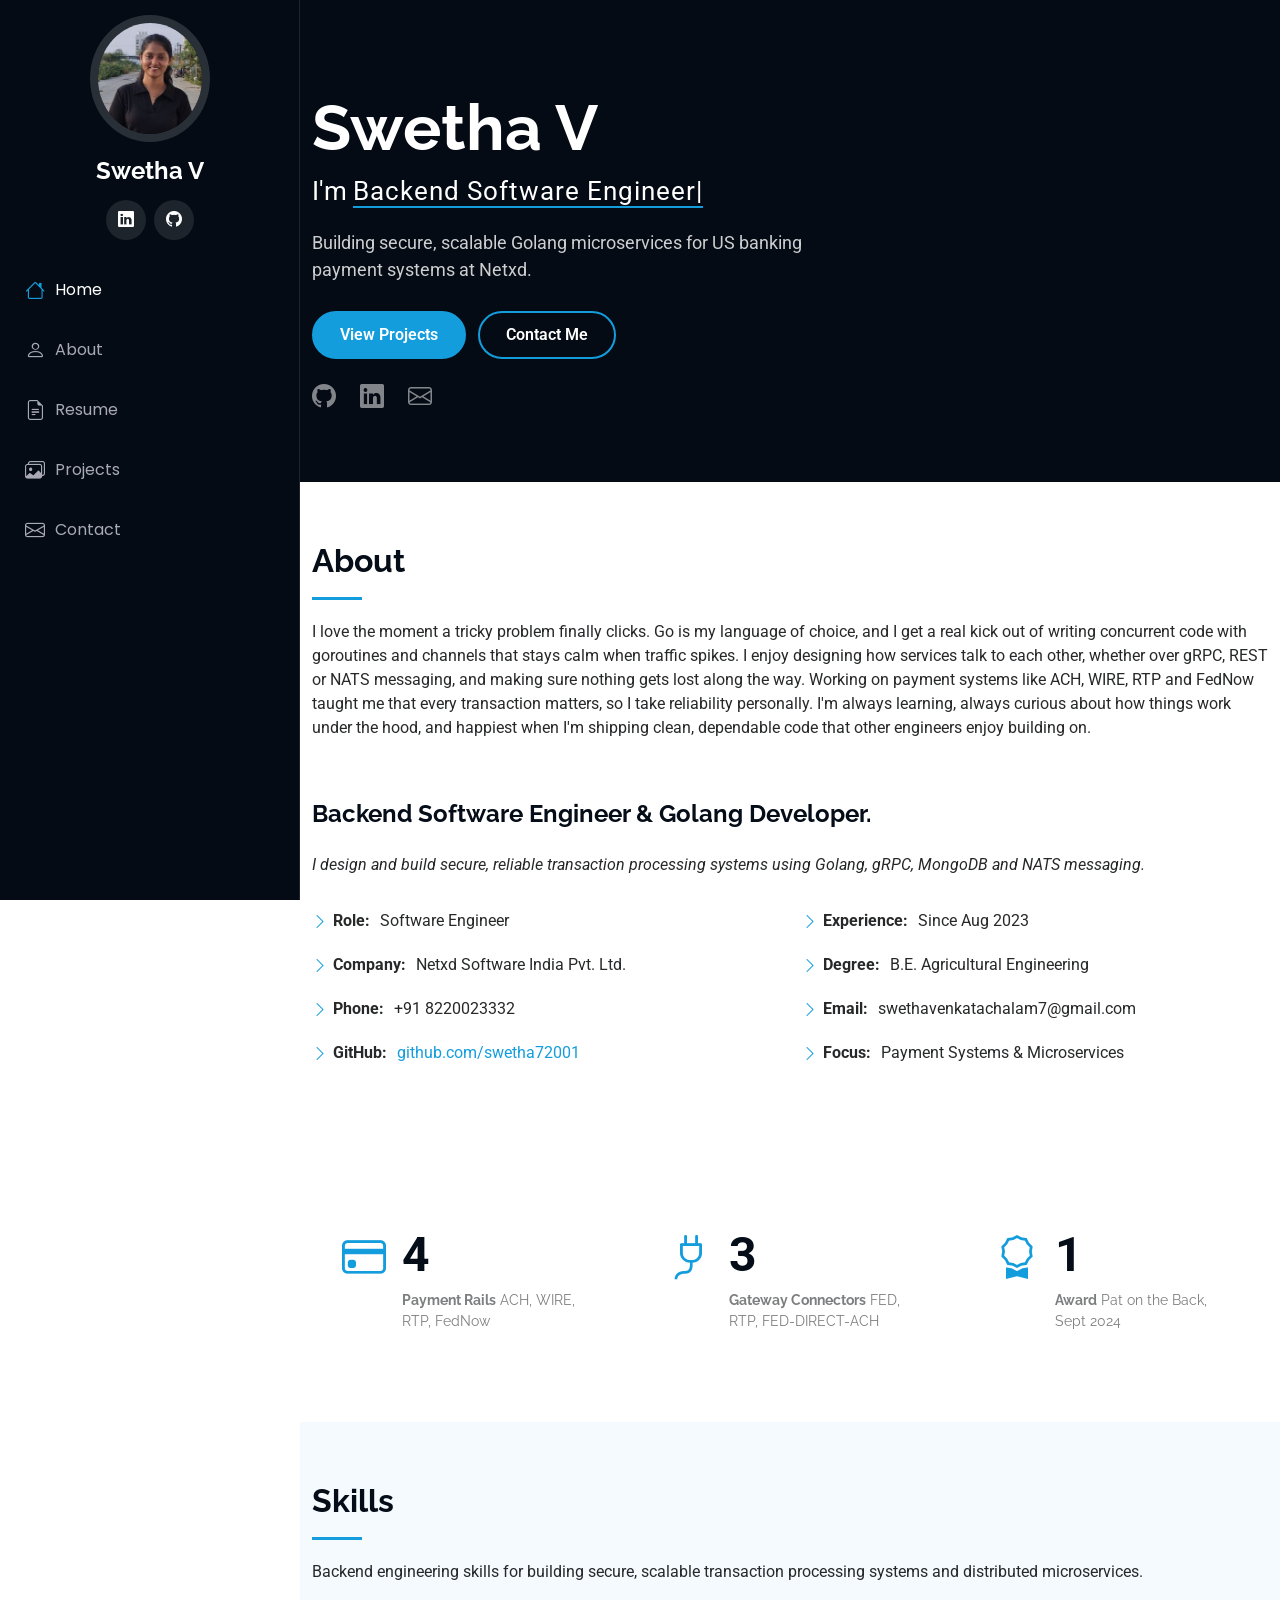
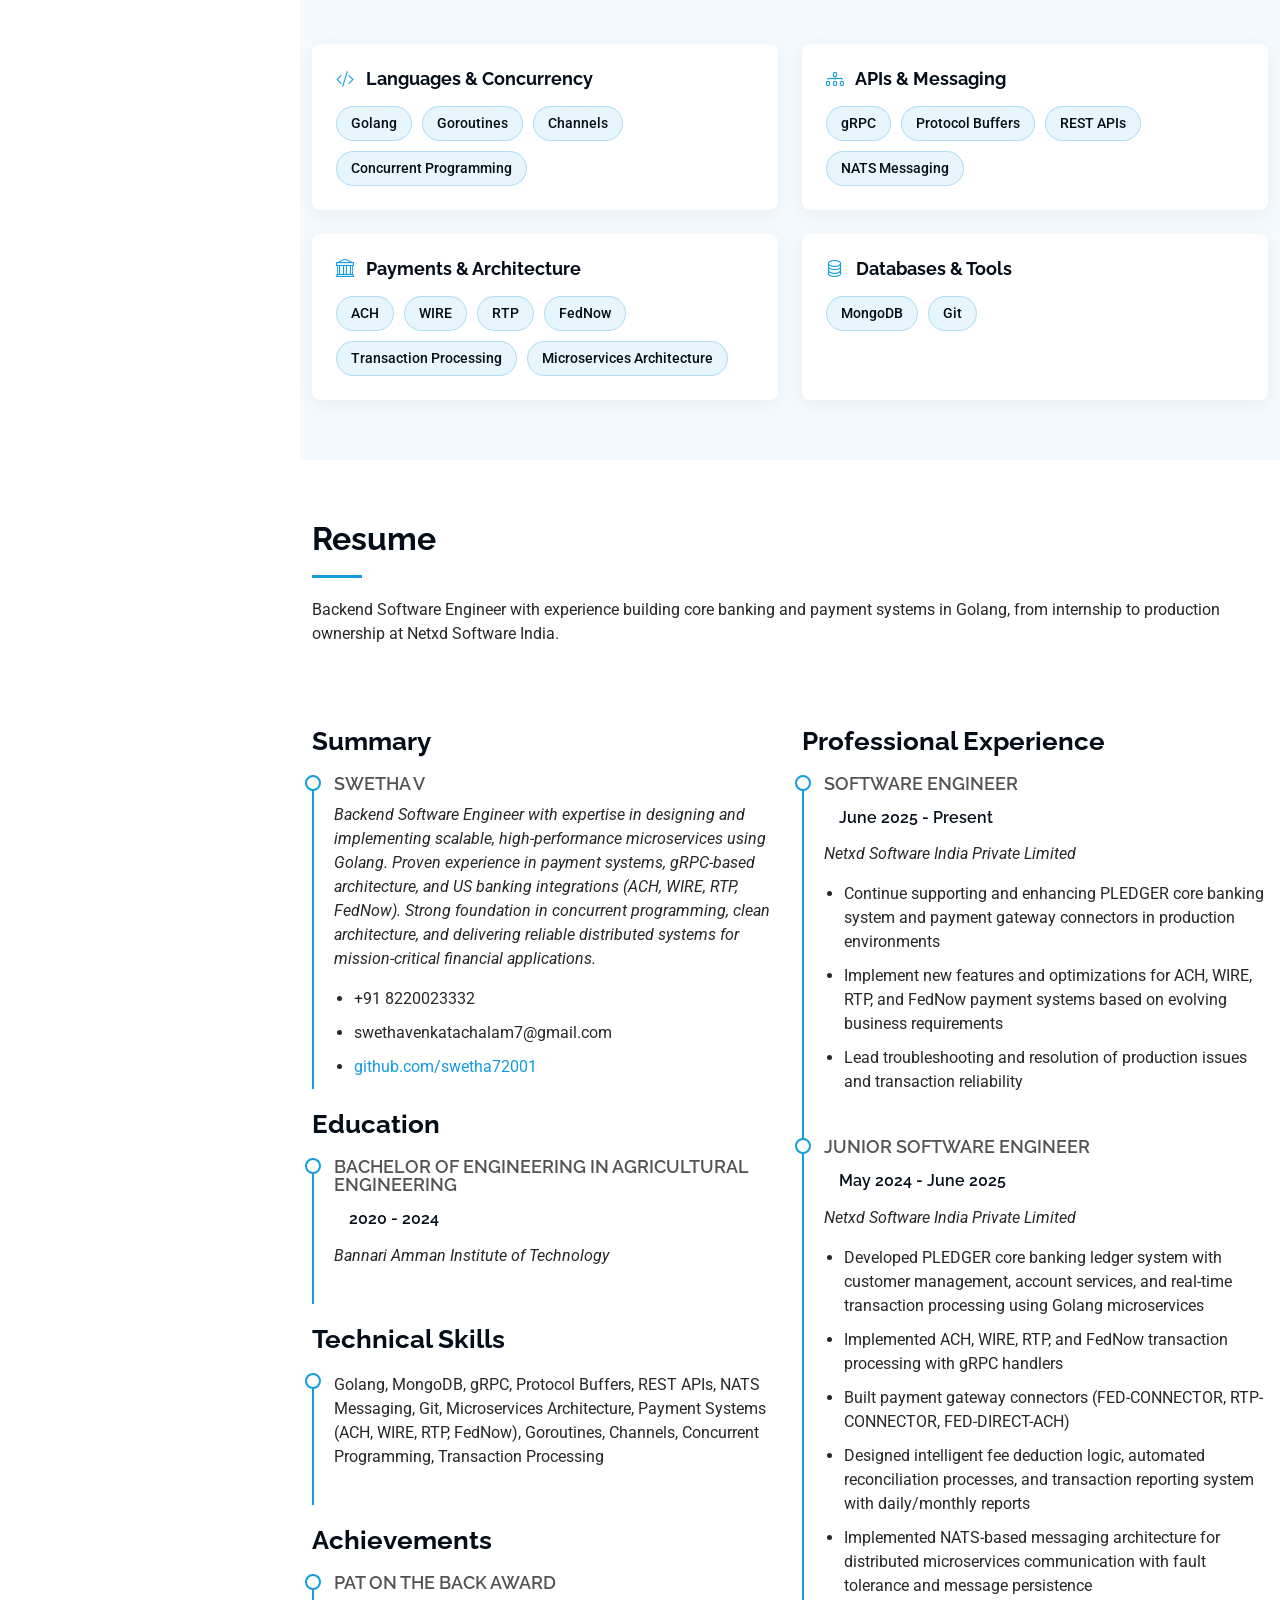
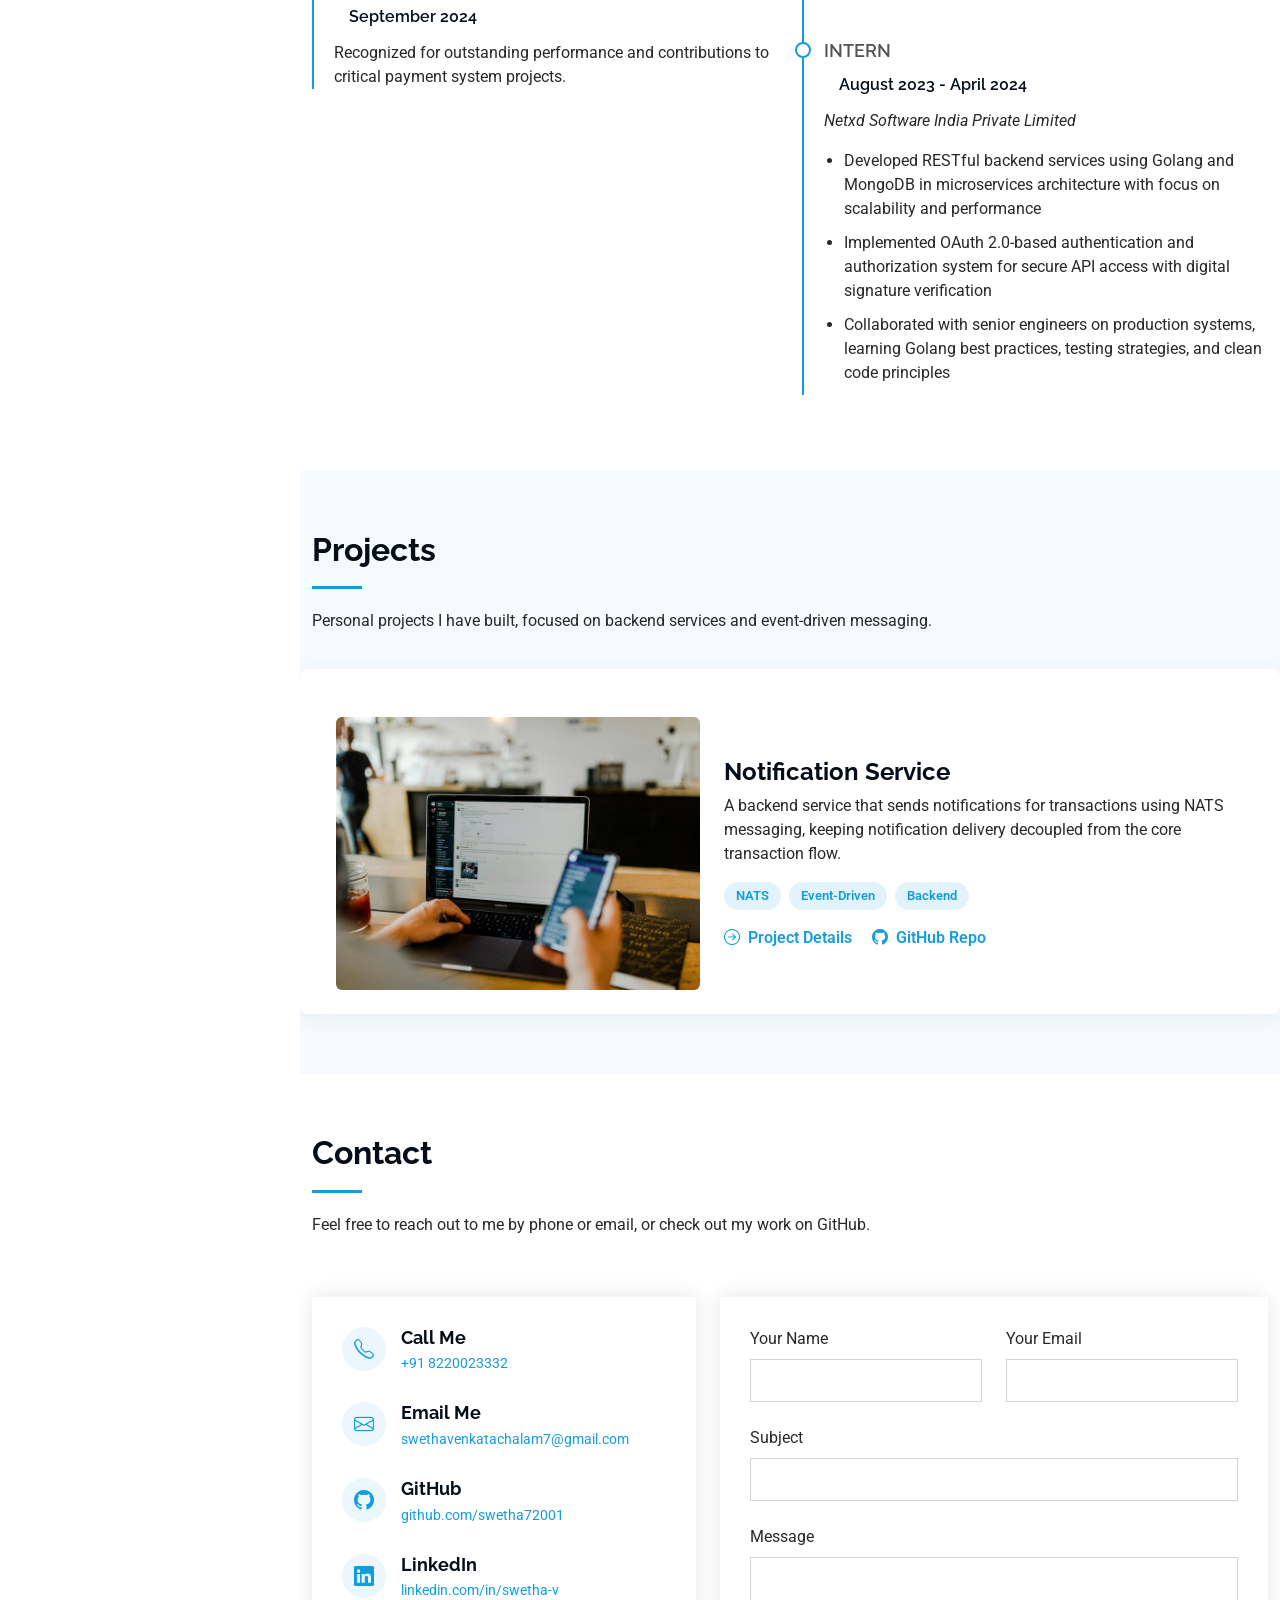
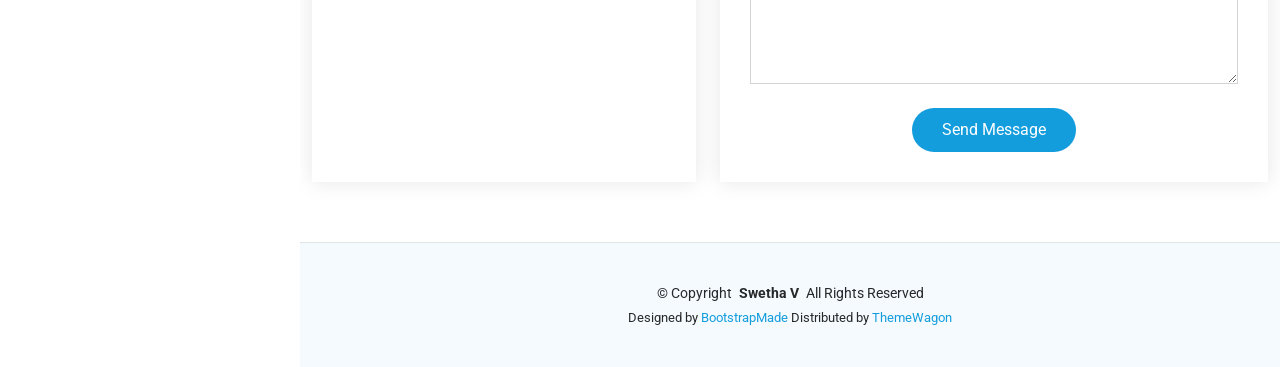
<file: index.html>
<!DOCTYPE html>
<html lang="en">

<head>
  <meta charset="utf-8">
  <meta content="width=device-width, initial-scale=1.0" name="viewport">
  <title>Swetha V - Backend Software Engineer</title>
  <meta content="" name="description">
  <meta content="" name="keywords">

  <!-- Favicons -->
  <link href="assets/img/favicon.png" rel="icon">
  <link href="assets/img/apple-touch-icon.png" rel="apple-touch-icon">

  <!-- Fonts -->
  <link href="https://fonts.googleapis.com" rel="preconnect">
  <link href="https://fonts.gstatic.com" rel="preconnect" crossorigin>
  <link href="https://fonts.googleapis.com/css2?family=Roboto:ital,wght@0,100;0,300;0,400;0,500;0,700;0,900;1,100;1,300;1,400;1,500;1,700;1,900&family=Poppins:ital,wght@0,100;0,200;0,300;0,400;0,500;0,600;0,700;0,800;0,900;1,100;1,200;1,300;1,400;1,500;1,600;1,700;1,800;1,900&family=Raleway:ital,wght@0,100;0,200;0,300;0,400;0,500;0,600;0,700;0,800;0,900;1,100;1,200;1,300;1,400;1,500;1,600;1,700;1,800;1,900&display=swap" rel="stylesheet">

  <!-- Vendor CSS Files -->
  <link href="assets/vendor/bootstrap/css/bootstrap.min.css" rel="stylesheet">
  <link href="assets/vendor/bootstrap-icons/bootstrap-icons.css" rel="stylesheet">
  <link href="assets/vendor/aos/aos.css" rel="stylesheet">
  <link href="assets/vendor/glightbox/css/glightbox.min.css" rel="stylesheet">
  <link href="assets/vendor/swiper/swiper-bundle.min.css" rel="stylesheet">

  <!-- Main CSS File -->
  <link href="assets/css/main.css" rel="stylesheet">

  <!-- =======================================================
  * Template Name: iPortfolio
  * Template URL: https://bootstrapmade.com/iportfolio-bootstrap-portfolio-websites-template/
  * Updated: Jun 29 2024 with Bootstrap v5.3.3
  * Author: BootstrapMade.com
  * License: https://bootstrapmade.com/license/
  ======================================================== -->
</head>

<body class="index-page">

  <header id="header" class="header dark-background d-flex flex-column">
    <i class="header-toggle d-xl-none bi bi-list"></i>

    <div class="profile-img">
      <img src="assets/img/sidebar-photo.jpg" alt="Swetha V" class="img-fluid rounded-circle">
    </div>

    <a href="index.html" class="logo d-flex align-items-center justify-content-center">
      <!-- Uncomment the line below if you also wish to use an image logo -->
      <!-- <img src="assets/img/logo.png" alt=""> -->
      <h1 class="sitename">Swetha V</h1>
    </a>

    <div class="social-links text-center">
      <a href="https://www.linkedin.com/in/swetha-v-6037a3226/" class="linkedin" target="_blank" rel="noopener noreferrer" aria-label="LinkedIn"><i class="bi bi-linkedin"></i></a>
      <a href="https://github.com/swetha72001" class="github" target="_blank" rel="noopener noreferrer" aria-label="GitHub"><i class="bi bi-github"></i></a>
    </div>

    <nav id="navmenu" class="navmenu">
      <ul>
        <li><a href="#hero" class="active"><i class="bi bi-house navicon"></i>Home</a></li>
        <li><a href="#about"><i class="bi bi-person navicon"></i> About</a></li>
        <li><a href="#resume"><i class="bi bi-file-earmark-text navicon"></i> Resume</a></li>
        <li><a href="#portfolio"><i class="bi bi-images navicon"></i> Projects</a></li>
        <li><a href="#contact"><i class="bi bi-envelope navicon"></i> Contact</a></li>
      </ul>
    </nav>

  </header>

  <main class="main">

    <!-- Hero Section -->
    <section id="hero" class="hero section dark-background">

      <div class="container" data-aos="fade-up" data-aos-delay="100">
        <div class="row align-items-center gy-4">
          <div class="col-lg-9">
            <h2>Swetha V</h2>
            <p>I'm <span class="typed" data-typed-items="Backend Software Engineer, Golang Developer, Payment Systems Engineer, Microservices Developer">Backend Software Engineer</span><span class="typed-cursor typed-cursor--blink" aria-hidden="true"></span><span class="typed-cursor typed-cursor--blink" aria-hidden="true"></span></p>
            <p class="hero-intro">Building secure, scalable Golang microservices for US banking payment systems at Netxd.</p>
            <div class="hero-actions">
              <a href="#portfolio" class="btn-hero">View Projects</a>
              <a href="#contact" class="btn-hero btn-hero-outline">Contact Me</a>
            </div>
            <div class="social-links">
              <a href="https://github.com/swetha72001" target="_blank" rel="noopener noreferrer" aria-label="GitHub"><i class="bi bi-github"></i></a>
              <a href="https://www.linkedin.com/in/swetha-v-6037a3226/" target="_blank" rel="noopener noreferrer" aria-label="LinkedIn"><i class="bi bi-linkedin"></i></a>
              <a href="mailto:swethavenkatachalam7@gmail.com" aria-label="Email"><i class="bi bi-envelope"></i></a>
            </div>
          </div>
        </div>
      </div>

    </section><!-- /Hero Section -->

    <!-- About Section -->
    <section id="about" class="about section">

      <!-- Section Title -->
      <div class="container section-title" data-aos="fade-up">
        <h2>About</h2>
        <p>I love the moment a tricky problem finally clicks. Go is my language of choice, and I get a real kick out of writing concurrent code with goroutines and channels that stays calm when traffic spikes. I enjoy designing how services talk to each other, whether over gRPC, REST or NATS messaging, and making sure nothing gets lost along the way. Working on payment systems like ACH, WIRE, RTP and FedNow taught me that every transaction matters, so I take reliability personally. I'm always learning, always curious about how things work under the hood, and happiest when I'm shipping clean, dependable code that other engineers enjoy building on.</p>
      </div><!-- End Section Title -->

      <div class="container" data-aos="fade-up" data-aos-delay="100">

        <div class="row gy-4 justify-content-center">
          <div class="col-lg-12 content">
            <h2>Backend Software Engineer &amp; Golang Developer.</h2>
            <p class="fst-italic py-3">
              I design and build secure, reliable transaction processing systems using Golang, gRPC, MongoDB and NATS messaging.
            </p>
            <div class="row">
              <div class="col-lg-6">
                <ul>
                  <li><i class="bi bi-chevron-right"></i> <strong>Role:</strong> <span>Software Engineer</span></li>
                  <li><i class="bi bi-chevron-right"></i> <strong>Company:</strong> <span>Netxd Software India Pvt. Ltd.</span></li>
                  <li><i class="bi bi-chevron-right"></i> <strong>Phone:</strong> <span>+91 8220023332</span></li>
                  <li><i class="bi bi-chevron-right"></i> <strong>GitHub:</strong> <span><a href="https://github.com/swetha72001" target="_blank">github.com/swetha72001</a></span></li>
                </ul>
              </div>
              <div class="col-lg-6">
                <ul>
                  <li><i class="bi bi-chevron-right"></i> <strong>Experience:</strong> <span>Since Aug 2023</span></li>
                  <li><i class="bi bi-chevron-right"></i> <strong>Degree:</strong> <span>B.E. Agricultural Engineering</span></li>
                  <li><i class="bi bi-chevron-right"></i> <strong>Email:</strong> <span>swethavenkatachalam7@gmail.com</span></li>
                  <li><i class="bi bi-chevron-right"></i> <strong>Focus:</strong> <span>Payment Systems &amp; Microservices</span></li>
                </ul>
              </div>
            </div>
          </div>
        </div>

      </div>

    </section><!-- /About Section -->

    <!-- Stats Section -->
    <section id="stats" class="stats section">

      <div class="container" data-aos="fade-up" data-aos-delay="100">

        <div class="row gy-4">

          <div class="col-lg-4 col-md-6">
            <div class="stats-item">
              <i class="bi bi-credit-card"></i>
              <span data-purecounter-start="0" data-purecounter-end="4" data-purecounter-duration="1" class="purecounter"></span>
              <p><strong>Payment Rails</strong> <span>ACH, WIRE, RTP, FedNow</span></p>
            </div>
          </div><!-- End Stats Item -->

          <div class="col-lg-4 col-md-6">
            <div class="stats-item">
              <i class="bi bi-plug"></i>
              <span data-purecounter-start="0" data-purecounter-end="3" data-purecounter-duration="1" class="purecounter"></span>
              <p><strong>Gateway Connectors</strong> <span>FED, RTP, FED-DIRECT-ACH</span></p>
            </div>
          </div><!-- End Stats Item -->

          <div class="col-lg-4 col-md-6">
            <div class="stats-item">
              <i class="bi bi-award"></i>
              <span data-purecounter-start="0" data-purecounter-end="1" data-purecounter-duration="1" class="purecounter"></span>
              <p><strong>Award</strong> <span>Pat on the Back, Sept 2024</span></p>
            </div>
          </div><!-- End Stats Item -->

        </div>

      </div>

    </section><!-- /Stats Section -->

    <!-- Skills Section -->
    <section id="skills" class="skills section light-background">

      <!-- Section Title -->
      <div class="container section-title" data-aos="fade-up">
        <h2>Skills</h2>
        <p>Backend engineering skills for building secure, scalable transaction processing systems and distributed microservices.</p>
      </div><!-- End Section Title -->

      <div class="container" data-aos="fade-up" data-aos-delay="100">

        <div class="row gy-4">

          <div class="col-lg-6">
            <div class="skill-group" data-aos="fade-up" data-aos-delay="100">
              <h4><i class="bi bi-code-slash"></i> Languages &amp; Concurrency</h4>
              <div class="skill-tags">
                <span>Golang</span>
                <span>Goroutines</span>
                <span>Channels</span>
                <span>Concurrent Programming</span>
              </div>
            </div>
          </div><!-- End Skill Group -->

          <div class="col-lg-6">
            <div class="skill-group" data-aos="fade-up" data-aos-delay="200">
              <h4><i class="bi bi-diagram-3"></i> APIs &amp; Messaging</h4>
              <div class="skill-tags">
                <span>gRPC</span>
                <span>Protocol Buffers</span>
                <span>REST APIs</span>
                <span>NATS Messaging</span>
              </div>
            </div>
          </div><!-- End Skill Group -->

          <div class="col-lg-6">
            <div class="skill-group" data-aos="fade-up" data-aos-delay="300">
              <h4><i class="bi bi-bank"></i> Payments &amp; Architecture</h4>
              <div class="skill-tags">
                <span>ACH</span>
                <span>WIRE</span>
                <span>RTP</span>
                <span>FedNow</span>
                <span>Transaction Processing</span>
                <span>Microservices Architecture</span>
              </div>
            </div>
          </div><!-- End Skill Group -->

          <div class="col-lg-6">
            <div class="skill-group" data-aos="fade-up" data-aos-delay="400">
              <h4><i class="bi bi-database"></i> Databases &amp; Tools</h4>
              <div class="skill-tags">
                <span>MongoDB</span>
                <span>Git</span>
              </div>
            </div>
          </div><!-- End Skill Group -->

        </div>

      </div>

    </section><!-- /Skills Section -->

    <!-- Resume Section -->
    <section id="resume" class="resume section">

      <!-- Section Title -->
      <div class="container section-title" data-aos="fade-up">
        <h2>Resume</h2>
        <p>Backend Software Engineer with experience building core banking and payment systems in Golang, from internship to production ownership at Netxd Software India.</p>
      </div><!-- End Section Title -->

      <div class="container">

        <div class="row">

          <div class="col-lg-6" data-aos="fade-up" data-aos-delay="100">
            <h3 class="resume-title">Summary</h3>

            <div class="resume-item pb-0">
              <h4>Swetha V</h4>
              <p><em>Backend Software Engineer with expertise in designing and implementing scalable, high-performance microservices using Golang. Proven experience in payment systems, gRPC-based architecture, and US banking integrations (ACH, WIRE, RTP, FedNow). Strong foundation in concurrent programming, clean architecture, and delivering reliable distributed systems for mission-critical financial applications.</em></p>
              <ul>
                <li>+91 8220023332</li>
                <li>swethavenkatachalam7@gmail.com</li>
                <li><a href="https://github.com/swetha72001" target="_blank">github.com/swetha72001</a></li>
              </ul>
            </div><!-- End Resume Item -->

            <h3 class="resume-title">Education</h3>
            <div class="resume-item">
              <h4>Bachelor of Engineering in Agricultural Engineering</h4>
              <h5>2020 - 2024</h5>
              <p><em>Bannari Amman Institute of Technology</em></p>
            </div><!-- End Resume Item -->

            <h3 class="resume-title">Technical Skills</h3>
            <div class="resume-item">
              <p>Golang, MongoDB, gRPC, Protocol Buffers, REST APIs, NATS Messaging, Git, Microservices Architecture, Payment Systems (ACH, WIRE, RTP, FedNow), Goroutines, Channels, Concurrent Programming, Transaction Processing</p>
            </div><!-- End Resume Item -->

            <h3 class="resume-title">Achievements</h3>
            <div class="resume-item">
              <h4>Pat on the Back Award</h4>
              <h5>September 2024</h5>
              <p>Recognized for outstanding performance and contributions to critical payment system projects.</p>
            </div><!-- End Resume Item -->

          </div>

          <div class="col-lg-6" data-aos="fade-up" data-aos-delay="200">
            <h3 class="resume-title">Professional Experience</h3>
            <div class="resume-item">
              <h4>Software Engineer</h4>
              <h5>June 2025 - Present</h5>
              <p><em>Netxd Software India Private Limited</em></p>
              <ul>
                <li>Continue supporting and enhancing PLEDGER core banking system and payment gateway connectors in production environments</li>
                <li>Implement new features and optimizations for ACH, WIRE, RTP, and FedNow payment systems based on evolving business requirements</li>
                <li>Lead troubleshooting and resolution of production issues and transaction reliability</li>
              </ul>
            </div><!-- End Resume Item -->

            <div class="resume-item">
              <h4>Junior Software Engineer</h4>
              <h5>May 2024 - June 2025</h5>
              <p><em>Netxd Software India Private Limited</em></p>
              <ul>
                <li>Developed PLEDGER core banking ledger system with customer management, account services, and real-time transaction processing using Golang microservices</li>
                <li>Implemented ACH, WIRE, RTP, and FedNow transaction processing with gRPC handlers</li>
                <li>Built payment gateway connectors (FED-CONNECTOR, RTP-CONNECTOR, FED-DIRECT-ACH)</li>
                <li>Designed intelligent fee deduction logic, automated reconciliation processes, and transaction reporting system with daily/monthly reports</li>
                <li>Implemented NATS-based messaging architecture for distributed microservices communication with fault tolerance and message persistence</li>
              </ul>
            </div><!-- End Resume Item -->

            <div class="resume-item">
              <h4>Intern</h4>
              <h5>August 2023 - April 2024</h5>
              <p><em>Netxd Software India Private Limited</em></p>
              <ul>
                <li>Developed RESTful backend services using Golang and MongoDB in microservices architecture with focus on scalability and performance</li>
                <li>Implemented OAuth 2.0-based authentication and authorization system for secure API access with digital signature verification</li>
                <li>Collaborated with senior engineers on production systems, learning Golang best practices, testing strategies, and clean code principles</li>
              </ul>
            </div><!-- End Resume Item -->

          </div>

        </div>

      </div>

    </section><!-- /Resume Section -->

    <!-- Projects Section -->
    <section id="portfolio" class="portfolio section light-background">

      <!-- Section Title -->
      <div class="container section-title" data-aos="fade-up">
        <h2>Projects</h2>
        <p>Personal projects I have built, focused on backend services and event-driven messaging.</p>
      </div><!-- End Section Title -->

      <div class="container">

        <div class="row gy-4 align-items-center project-card" data-aos="fade-up" data-aos-delay="200">

          <div class="col-lg-5">
            <div class="portfolio-content">
              <img src="assets/img/portfolio/notification-service.jpg" class="img-fluid" alt="Notification Service">
              <div class="portfolio-info">
                <h4>Notification Service</h4>
                <p>Transaction notifications via NATS</p>
                <a href="assets/img/portfolio/notification-service.jpg" title="Notification Service" data-gallery="portfolio-gallery-backend" class="glightbox preview-link"><i class="bi bi-zoom-in"></i></a>
                <a href="project-details.html" title="Project Details" class="details-link"><i class="bi bi-link-45deg"></i></a>
              </div>
            </div>
          </div>

          <div class="col-lg-7">
            <h3>Notification Service</h3>
            <p>A backend service that sends notifications for transactions using NATS messaging, keeping notification delivery decoupled from the core transaction flow.</p>
            <div class="tech-tags">
              <span>NATS</span>
              <span>Event-Driven</span>
              <span>Backend</span>
            </div>
            <div class="project-links">
              <a href="project-details.html"><i class="bi bi-arrow-right-circle"></i> Project Details</a>
              <a href="https://github.com/swetha72001/Notification_Service" target="_blank" rel="noopener"><i class="bi bi-github"></i> GitHub Repo</a>
            </div>
          </div>

        </div><!-- End Project Card -->

      </div>

    </section><!-- /Portfolio Section -->

    <!-- Contact Section -->
    <section id="contact" class="contact section">

      <!-- Section Title -->
      <div class="container section-title" data-aos="fade-up">
        <h2>Contact</h2>
        <p>Feel free to reach out to me by phone or email, or check out my work on GitHub.</p>
      </div><!-- End Section Title -->

      <div class="container" data-aos="fade-up" data-aos-delay="100">

        <div class="row gy-4">

          <div class="col-lg-5">
            <div class="info-wrap h-100">
              <div class="info-item d-flex" data-aos="fade-up" data-aos-delay="200">
                <i class="bi bi-telephone flex-shrink-0"></i>
                <div>
                  <h3>Call Me</h3>
                  <p><a href="tel:+918220023332">+91 8220023332</a></p>
                </div>
              </div><!-- End Info Item -->

              <div class="info-item d-flex" data-aos="fade-up" data-aos-delay="300">
                <i class="bi bi-envelope flex-shrink-0"></i>
                <div>
                  <h3>Email Me</h3>
                  <p><a href="mailto:swethavenkatachalam7@gmail.com">swethavenkatachalam7@gmail.com</a></p>
                </div>
              </div><!-- End Info Item -->

              <div class="info-item d-flex" data-aos="fade-up" data-aos-delay="400">
                <i class="bi bi-github flex-shrink-0"></i>
                <div>
                  <h3>GitHub</h3>
                  <p><a href="https://github.com/swetha72001" target="_blank" rel="noopener">github.com/swetha72001</a></p>
                </div>
              </div><!-- End Info Item -->

              <div class="info-item d-flex" data-aos="fade-up" data-aos-delay="500">
                <i class="bi bi-linkedin flex-shrink-0"></i>
                <div>
                  <h3>LinkedIn</h3>
                  <p><a href="https://www.linkedin.com/in/swetha-v-6037a3226/" target="_blank" rel="noopener">linkedin.com/in/swetha-v</a></p>
                </div>
              </div><!-- End Info Item -->
            </div>
          </div>

          <div class="col-lg-7">
            <form action="https://api.web3forms.com/submit" method="post" class="php-email-form" id="contact-form" data-aos="fade-up" data-aos-delay="200">
              <input type="hidden" name="access_key" value="753d4ab1-1281-43ee-bfa8-e2368ea39a18">
              <input type="hidden" name="from_name" value="Portfolio Contact Form">
              <input type="checkbox" name="botcheck" class="d-none" style="display: none;">
              <div class="row gy-4">

                <div class="col-md-6">
                  <label for="name-field" class="pb-2">Your Name</label>
                  <input type="text" name="name" id="name-field" class="form-control" required="">
                </div>

                <div class="col-md-6">
                  <label for="email-field" class="pb-2">Your Email</label>
                  <input type="email" class="form-control" name="email" id="email-field" required="">
                </div>

                <div class="col-md-12">
                  <label for="subject-field" class="pb-2">Subject</label>
                  <input type="text" class="form-control" name="subject" id="subject-field" required="">
                </div>

                <div class="col-md-12">
                  <label for="message-field" class="pb-2">Message</label>
                  <textarea class="form-control" name="message" rows="5" id="message-field" required=""></textarea>
                </div>

                <div class="col-md-12 text-center">
                  <div class="loading">Loading</div>
                  <div class="error-message"></div>
                  <div class="sent-message">Your message has been sent. Thank you!</div>

                  <button type="submit">Send Message</button>
                </div>

              </div>
            </form><!-- End Contact Form -->
          </div>

        </div>

      </div>

    </section><!-- /Contact Section -->

  </main>

  <footer id="footer" class="footer position-relative light-background">

    <div class="container">
      <div class="copyright text-center ">
        <p>© <span>Copyright</span> <strong class="px-1 sitename">Swetha V</strong> <span>All Rights Reserved</span></p>
      </div>
      <div class="credits">
        <!-- All the links in the footer should remain intact. -->
        <!-- You can delete the links only if you've purchased the pro version. -->
        <!-- Licensing information: https://bootstrapmade.com/license/ -->
        <!-- Purchase the pro version with working PHP/AJAX contact form: [buy-url] -->
        Designed by <a href="https://bootstrapmade.com/">BootstrapMade</a> Distributed by <a href="https://themewagon.com">ThemeWagon</a>
      </div>
    </div>

  </footer>

  <!-- Scroll Top -->
  <a href="#" id="scroll-top" class="scroll-top d-flex align-items-center justify-content-center"><i class="bi bi-arrow-up-short"></i></a>

  <!-- Preloader -->
  <div id="preloader"></div>

  <!-- Vendor JS Files -->
  <script src="assets/vendor/bootstrap/js/bootstrap.bundle.min.js"></script>
  <script src="assets/vendor/aos/aos.js"></script>
  <script src="assets/vendor/typed.js/typed.umd.js"></script>
  <script src="assets/vendor/purecounter/purecounter_vanilla.js"></script>
  <script src="assets/vendor/waypoints/noframework.waypoints.js"></script>
  <script src="assets/vendor/glightbox/js/glightbox.min.js"></script>
  <script src="assets/vendor/imagesloaded/imagesloaded.pkgd.min.js"></script>
  <script src="assets/vendor/isotope-layout/isotope.pkgd.min.js"></script>
  <script src="assets/vendor/swiper/swiper-bundle.min.js"></script>

  <!-- Main JS File -->
  <script src="assets/js/main.js"></script>

  <!-- Contact form (Web3Forms) -->
  <script>
    (function() {
      const form = document.getElementById('contact-form');
      if (!form) return;
      const loading = form.querySelector('.loading');
      const errorMessage = form.querySelector('.error-message');
      const sentMessage = form.querySelector('.sent-message');

      form.addEventListener('submit', async function(event) {
        event.preventDefault();
        loading.classList.add('d-block');
        errorMessage.classList.remove('d-block');
        sentMessage.classList.remove('d-block');

        try {
          const response = await fetch(form.action, {
            method: 'POST',
            headers: { 'Accept': 'application/json' },
            body: new FormData(form)
          });
          const result = await response.json();
          if (!response.ok || !result.success) {
            throw new Error(result.message || 'Something went wrong. Please try again.');
          }
          sentMessage.classList.add('d-block');
          form.reset();
        } catch (error) {
          errorMessage.textContent = error.message;
          errorMessage.classList.add('d-block');
        } finally {
          loading.classList.remove('d-block');
        }
      });
    })();
  </script>

</body>

</html>
</file>
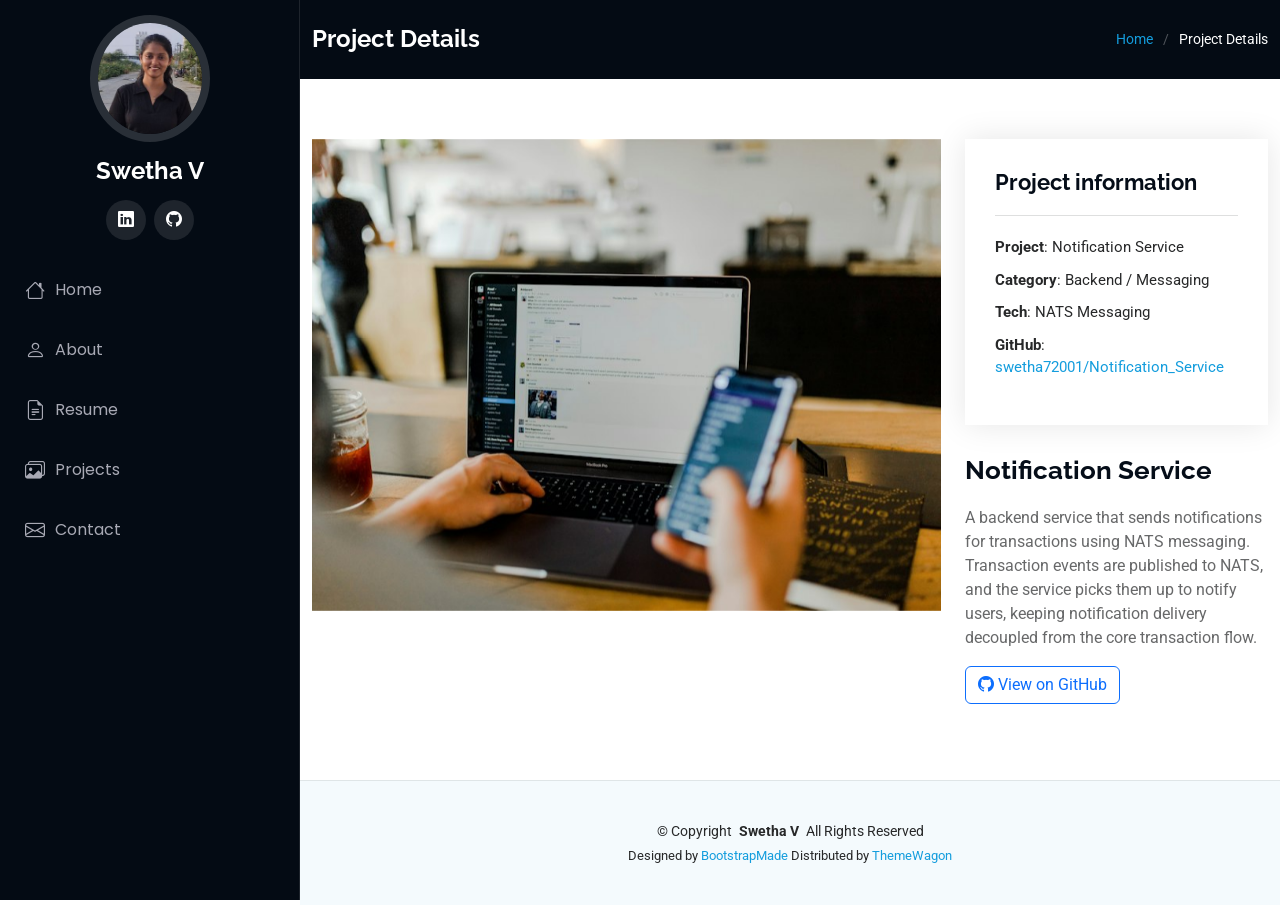
<file: project-details.html>
<!DOCTYPE html>
<html lang="en">

<head>
  <meta charset="utf-8">
  <meta content="width=device-width, initial-scale=1.0" name="viewport">
  <title>Project Details - Swetha V</title>
  <meta content="" name="description">
  <meta content="" name="keywords">

  <!-- Favicons -->
  <link href="assets/img/favicon.png" rel="icon">
  <link href="assets/img/apple-touch-icon.png" rel="apple-touch-icon">

  <!-- Fonts -->
  <link href="https://fonts.googleapis.com" rel="preconnect">
  <link href="https://fonts.gstatic.com" rel="preconnect" crossorigin>
  <link href="https://fonts.googleapis.com/css2?family=Roboto:ital,wght@0,100;0,300;0,400;0,500;0,700;0,900;1,100;1,300;1,400;1,500;1,700;1,900&family=Poppins:ital,wght@0,100;0,200;0,300;0,400;0,500;0,600;0,700;0,800;0,900;1,100;1,200;1,300;1,400;1,500;1,600;1,700;1,800;1,900&family=Raleway:ital,wght@0,100;0,200;0,300;0,400;0,500;0,600;0,700;0,800;0,900;1,100;1,200;1,300;1,400;1,500;1,600;1,700;1,800;1,900&display=swap" rel="stylesheet">

  <!-- Vendor CSS Files -->
  <link href="assets/vendor/bootstrap/css/bootstrap.min.css" rel="stylesheet">
  <link href="assets/vendor/bootstrap-icons/bootstrap-icons.css" rel="stylesheet">
  <link href="assets/vendor/aos/aos.css" rel="stylesheet">
  <link href="assets/vendor/glightbox/css/glightbox.min.css" rel="stylesheet">
  <link href="assets/vendor/swiper/swiper-bundle.min.css" rel="stylesheet">

  <!-- Main CSS File -->
  <link href="assets/css/main.css" rel="stylesheet">

  <!-- =======================================================
  * Template Name: iPortfolio
  * Template URL: https://bootstrapmade.com/iportfolio-bootstrap-portfolio-websites-template/
  * Updated: Jun 29 2024 with Bootstrap v5.3.3
  * Author: BootstrapMade.com
  * License: https://bootstrapmade.com/license/
  ======================================================== -->
</head>

<body class="portfolio-details-page">

  <header id="header" class="header dark-background d-flex flex-column">
    <i class="header-toggle d-xl-none bi bi-list"></i>

    <div class="profile-img">
      <img src="assets/img/sidebar-photo.jpg" alt="Swetha V" class="img-fluid rounded-circle">
    </div>

    <a href="index.html" class="logo d-flex align-items-center justify-content-center">
      <!-- Uncomment the line below if you also wish to use an image logo -->
      <!-- <img src="assets/img/logo.png" alt=""> -->
      <h1 class="sitename">Swetha V</h1>
    </a>

    <div class="social-links text-center">
      <a href="https://www.linkedin.com/in/swetha-v-6037a3226/" class="linkedin" target="_blank" rel="noopener noreferrer" aria-label="LinkedIn"><i class="bi bi-linkedin"></i></a>
      <a href="https://github.com/swetha72001" class="github" target="_blank" rel="noopener noreferrer" aria-label="GitHub"><i class="bi bi-github"></i></a>
    </div>

    <nav id="navmenu" class="navmenu">
      <ul>
        <li><a href="index.html#hero"><i class="bi bi-house navicon"></i>Home</a></li>
        <li><a href="index.html#about"><i class="bi bi-person navicon"></i> About</a></li>
        <li><a href="index.html#resume"><i class="bi bi-file-earmark-text navicon"></i> Resume</a></li>
        <li><a href="index.html#portfolio"><i class="bi bi-images navicon"></i> Projects</a></li>
        <li><a href="index.html#contact"><i class="bi bi-envelope navicon"></i> Contact</a></li>
      </ul>
    </nav>

  </header>

  <main class="main">

    <!-- Page Title -->
    <div class="page-title dark-background">
      <div class="container d-lg-flex justify-content-between align-items-center">
        <h1 class="mb-2 mb-lg-0">Project Details</h1>
        <nav class="breadcrumbs">
          <ol>
            <li><a href="index.html">Home</a></li>
            <li class="current">Project Details</li>
          </ol>
        </nav>
      </div>
    </div><!-- End Page Title -->

    <!-- Portfolio Details Section -->
    <section id="portfolio-details" class="portfolio-details section">

      <div class="container" data-aos="fade-up" data-aos-delay="100">

        <div class="row gy-4">

          <div class="col-lg-8">
            <div class="portfolio-details-slider swiper init-swiper">

              <script type="application/json" class="swiper-config">
                {
                  "loop": false,
                  "speed": 600,
                  "autoplay": {
                    "delay": 5000
                  },
                  "slidesPerView": "auto",
                  "pagination": {
                    "el": ".swiper-pagination",
                    "type": "bullets",
                    "clickable": true
                  }
                }
              </script>

              <div class="swiper-wrapper align-items-center">

                <div class="swiper-slide">
                  <img src="assets/img/portfolio/notification-service.jpg" alt="Notification Service">
                </div>

              </div>
              <div class="swiper-pagination"></div>
            </div>
          </div>

          <div class="col-lg-4">
            <div class="portfolio-info" data-aos="fade-up" data-aos-delay="200">
              <h3>Project information</h3>
              <ul>
                <li><strong>Project</strong>: Notification Service</li>
                <li><strong>Category</strong>: Backend / Messaging</li>
                <li><strong>Tech</strong>: NATS Messaging</li>
                <li><strong>GitHub</strong>: <a href="https://github.com/swetha72001/Notification_Service" target="_blank" rel="noopener">swetha72001/Notification_Service</a></li>
              </ul>
            </div>
            <div class="portfolio-description" data-aos="fade-up" data-aos-delay="300">
              <h2>Notification Service</h2>
              <p>
                A backend service that sends notifications for transactions using NATS messaging. Transaction events are published to NATS,
                and the service picks them up to notify users, keeping notification delivery decoupled from the core transaction flow.
              </p>
              <p>
                <a href="https://github.com/swetha72001/Notification_Service" target="_blank" rel="noopener" class="btn btn-outline-primary"><i class="bi bi-github"></i> View on GitHub</a>
              </p>
            </div>
          </div>

        </div>

      </div>

    </section><!-- /Portfolio Details Section -->

  </main>

  <footer id="footer" class="footer position-relative light-background">

    <div class="container">
      <div class="copyright text-center ">
        <p>© <span>Copyright</span> <strong class="px-1 sitename">Swetha V</strong> <span>All Rights Reserved</span></p>
      </div>
      <div class="credits">
        <!-- All the links in the footer should remain intact. -->
        <!-- You can delete the links only if you've purchased the pro version. -->
        <!-- Licensing information: https://bootstrapmade.com/license/ -->
        <!-- Purchase the pro version with working PHP/AJAX contact form: [buy-url] -->
        Designed by <a href="https://bootstrapmade.com/">BootstrapMade</a> Distributed by <a href="https://themewagon.com">ThemeWagon</a>
      </div>
    </div>

  </footer>

  <!-- Scroll Top -->
  <a href="#" id="scroll-top" class="scroll-top d-flex align-items-center justify-content-center"><i class="bi bi-arrow-up-short"></i></a>

  <!-- Preloader -->
  <div id="preloader"></div>

  <!-- Vendor JS Files -->
  <script src="assets/vendor/bootstrap/js/bootstrap.bundle.min.js"></script>
  <script src="assets/vendor/aos/aos.js"></script>
  <script src="assets/vendor/typed.js/typed.umd.js"></script>
  <script src="assets/vendor/purecounter/purecounter_vanilla.js"></script>
  <script src="assets/vendor/waypoints/noframework.waypoints.js"></script>
  <script src="assets/vendor/glightbox/js/glightbox.min.js"></script>
  <script src="assets/vendor/imagesloaded/imagesloaded.pkgd.min.js"></script>
  <script src="assets/vendor/isotope-layout/isotope.pkgd.min.js"></script>
  <script src="assets/vendor/swiper/swiper-bundle.min.js"></script>

  <!-- Main JS File -->
  <script src="assets/js/main.js"></script>

</body>

</html>
</file>
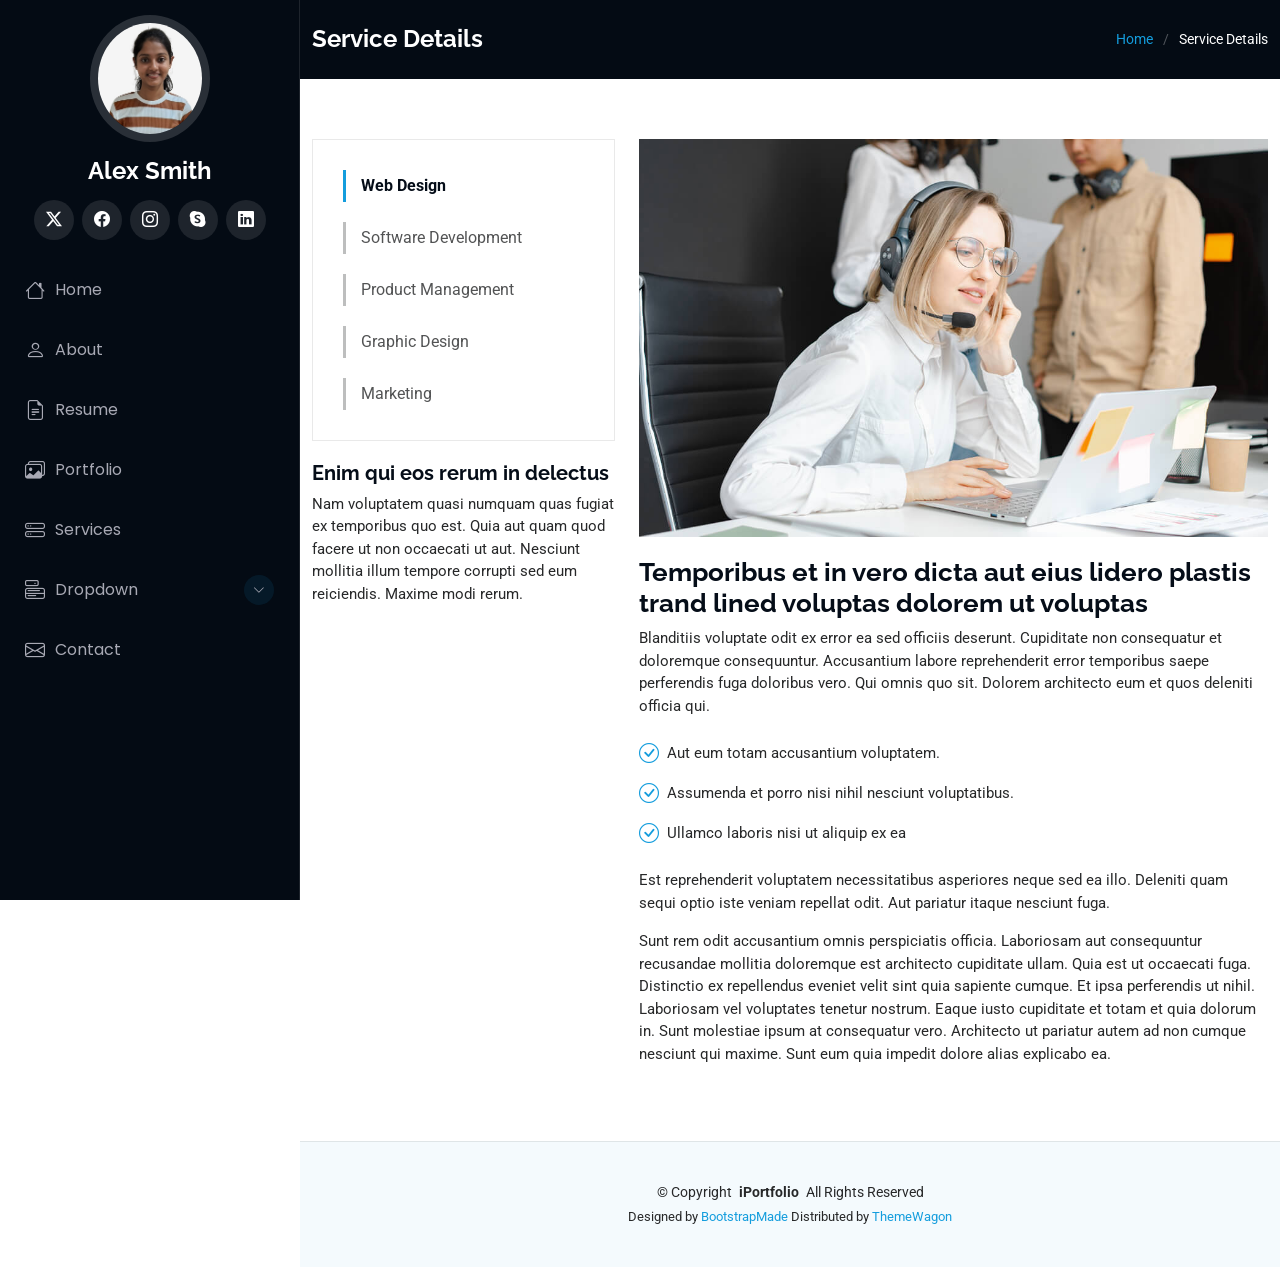
<file: service-details.html>
<!DOCTYPE html>
<html lang="en">

<head>
  <meta charset="utf-8">
  <meta content="width=device-width, initial-scale=1.0" name="viewport">
  <title>Service Details - iPortfolio Bootstrap Template</title>
  <meta content="" name="description">
  <meta content="" name="keywords">

  <!-- Favicons -->
  <link href="assets/img/favicon.png" rel="icon">
  <link href="assets/img/apple-touch-icon.png" rel="apple-touch-icon">

  <!-- Fonts -->
  <link href="https://fonts.googleapis.com" rel="preconnect">
  <link href="https://fonts.gstatic.com" rel="preconnect" crossorigin>
  <link href="https://fonts.googleapis.com/css2?family=Roboto:ital,wght@0,100;0,300;0,400;0,500;0,700;0,900;1,100;1,300;1,400;1,500;1,700;1,900&family=Poppins:ital,wght@0,100;0,200;0,300;0,400;0,500;0,600;0,700;0,800;0,900;1,100;1,200;1,300;1,400;1,500;1,600;1,700;1,800;1,900&family=Raleway:ital,wght@0,100;0,200;0,300;0,400;0,500;0,600;0,700;0,800;0,900;1,100;1,200;1,300;1,400;1,500;1,600;1,700;1,800;1,900&display=swap" rel="stylesheet">

  <!-- Vendor CSS Files -->
  <link href="assets/vendor/bootstrap/css/bootstrap.min.css" rel="stylesheet">
  <link href="assets/vendor/bootstrap-icons/bootstrap-icons.css" rel="stylesheet">
  <link href="assets/vendor/aos/aos.css" rel="stylesheet">
  <link href="assets/vendor/glightbox/css/glightbox.min.css" rel="stylesheet">
  <link href="assets/vendor/swiper/swiper-bundle.min.css" rel="stylesheet">

  <!-- Main CSS File -->
  <link href="assets/css/main.css" rel="stylesheet">

  <!-- =======================================================
  * Template Name: iPortfolio
  * Template URL: https://bootstrapmade.com/iportfolio-bootstrap-portfolio-websites-template/
  * Updated: Jun 29 2024 with Bootstrap v5.3.3
  * Author: BootstrapMade.com
  * License: https://bootstrapmade.com/license/
  ======================================================== -->
</head>

<body class="service-details-page">

  <header id="header" class="header dark-background d-flex flex-column">
    <i class="header-toggle d-xl-none bi bi-list"></i>

    <div class="profile-img">
      <img src="assets/img/my-profile-img.jpg" alt="" class="img-fluid rounded-circle">
    </div>

    <a href="index.html" class="logo d-flex align-items-center justify-content-center">
      <!-- Uncomment the line below if you also wish to use an image logo -->
      <!-- <img src="assets/img/logo.png" alt=""> -->
      <h1 class="sitename">Alex Smith</h1>
    </a>

    <div class="social-links text-center">
      <a href="#" class="twitter"><i class="bi bi-twitter-x"></i></a>
      <a href="#" class="facebook"><i class="bi bi-facebook"></i></a>
      <a href="#" class="instagram"><i class="bi bi-instagram"></i></a>
      <a href="#" class="google-plus"><i class="bi bi-skype"></i></a>
      <a href="#" class="linkedin"><i class="bi bi-linkedin"></i></a>
    </div>

    <nav id="navmenu" class="navmenu">
      <ul>
        <li><a href="#hero"><i class="bi bi-house navicon"></i>Home</a></li>
        <li><a href="#about"><i class="bi bi-person navicon"></i> About</a></li>
        <li><a href="#resume"><i class="bi bi-file-earmark-text navicon"></i> Resume</a></li>
        <li><a href="#portfolio"><i class="bi bi-images navicon"></i> Portfolio</a></li>
        <li><a href="#services"><i class="bi bi-hdd-stack navicon"></i> Services</a></li>
        <li class="dropdown"><a href="#"><i class="bi bi-menu-button navicon"></i> <span>Dropdown</span> <i class="bi bi-chevron-down toggle-dropdown"></i></a>
          <ul>
            <li><a href="#">Dropdown 1</a></li>
            <li class="dropdown"><a href="#"><span>Deep Dropdown</span> <i class="bi bi-chevron-down toggle-dropdown"></i></a>
              <ul>
                <li><a href="#">Deep Dropdown 1</a></li>
                <li><a href="#">Deep Dropdown 2</a></li>
                <li><a href="#">Deep Dropdown 3</a></li>
                <li><a href="#">Deep Dropdown 4</a></li>
                <li><a href="#">Deep Dropdown 5</a></li>
              </ul>
            </li>
            <li><a href="#">Dropdown 2</a></li>
            <li><a href="#">Dropdown 3</a></li>
            <li><a href="#">Dropdown 4</a></li>
          </ul>
        </li>
        <li><a href="#contact"><i class="bi bi-envelope navicon"></i> Contact</a></li>
      </ul>
    </nav>

  </header>

  <main class="main">

    <!-- Page Title -->
    <div class="page-title dark-background">
      <div class="container d-lg-flex justify-content-between align-items-center">
        <h1 class="mb-2 mb-lg-0">Service Details</h1>
        <nav class="breadcrumbs">
          <ol>
            <li><a href="index.html">Home</a></li>
            <li class="current">Service Details</li>
          </ol>
        </nav>
      </div>
    </div><!-- End Page Title -->

    <!-- Service Details Section -->
    <section id="service-details" class="service-details section">

      <div class="container">

        <div class="row gy-4">

          <div class="col-lg-4" data-aos="fade-up" data-aos-delay="100">
            <div class="services-list">
              <a href="#" class="active">Web Design</a>
              <a href="#">Software Development</a>
              <a href="#">Product Management</a>
              <a href="#">Graphic Design</a>
              <a href="#">Marketing</a>
            </div>

            <h4>Enim qui eos rerum in delectus</h4>
            <p>Nam voluptatem quasi numquam quas fugiat ex temporibus quo est. Quia aut quam quod facere ut non occaecati ut aut. Nesciunt mollitia illum tempore corrupti sed eum reiciendis. Maxime modi rerum.</p>
          </div>

          <div class="col-lg-8" data-aos="fade-up" data-aos-delay="200">
            <img src="assets/img/services.jpg" alt="" class="img-fluid services-img">
            <h3>Temporibus et in vero dicta aut eius lidero plastis trand lined voluptas dolorem ut voluptas</h3>
            <p>
              Blanditiis voluptate odit ex error ea sed officiis deserunt. Cupiditate non consequatur et doloremque consequuntur. Accusantium labore reprehenderit error temporibus saepe perferendis fuga doloribus vero. Qui omnis quo sit. Dolorem architecto eum et quos deleniti officia qui.
            </p>
            <ul>
              <li><i class="bi bi-check-circle"></i> <span>Aut eum totam accusantium voluptatem.</span></li>
              <li><i class="bi bi-check-circle"></i> <span>Assumenda et porro nisi nihil nesciunt voluptatibus.</span></li>
              <li><i class="bi bi-check-circle"></i> <span>Ullamco laboris nisi ut aliquip ex ea</span></li>
            </ul>
            <p>
              Est reprehenderit voluptatem necessitatibus asperiores neque sed ea illo. Deleniti quam sequi optio iste veniam repellat odit. Aut pariatur itaque nesciunt fuga.
            </p>
            <p>
              Sunt rem odit accusantium omnis perspiciatis officia. Laboriosam aut consequuntur recusandae mollitia doloremque est architecto cupiditate ullam. Quia est ut occaecati fuga. Distinctio ex repellendus eveniet velit sint quia sapiente cumque. Et ipsa perferendis ut nihil. Laboriosam vel voluptates tenetur nostrum. Eaque iusto cupiditate et totam et quia dolorum in. Sunt molestiae ipsum at consequatur vero. Architecto ut pariatur autem ad non cumque nesciunt qui maxime. Sunt eum quia impedit dolore alias explicabo ea.
            </p>
          </div>

        </div>

      </div>

    </section><!-- /Service Details Section -->

  </main>

  <footer id="footer" class="footer position-relative light-background">

    <div class="container">
      <div class="copyright text-center ">
        <p>© <span>Copyright</span> <strong class="px-1 sitename">iPortfolio</strong> <span>All Rights Reserved</span></p>
      </div>
      <div class="credits">
        <!-- All the links in the footer should remain intact. -->
        <!-- You can delete the links only if you've purchased the pro version. -->
        <!-- Licensing information: https://bootstrapmade.com/license/ -->
        <!-- Purchase the pro version with working PHP/AJAX contact form: [buy-url] -->
        Designed by <a href="https://bootstrapmade.com/">BootstrapMade</a> Distributed by <a href="https://themewagon.com">ThemeWagon</a>
      </div>
    </div>

  </footer>

  <!-- Scroll Top -->
  <a href="#" id="scroll-top" class="scroll-top d-flex align-items-center justify-content-center"><i class="bi bi-arrow-up-short"></i></a>

  <!-- Preloader -->
  <div id="preloader"></div>

  <!-- Vendor JS Files -->
  <script src="assets/vendor/bootstrap/js/bootstrap.bundle.min.js"></script>
  <script src="assets/vendor/php-email-form/validate.js"></script>
  <script src="assets/vendor/aos/aos.js"></script>
  <script src="assets/vendor/typed.js/typed.umd.js"></script>
  <script src="assets/vendor/purecounter/purecounter_vanilla.js"></script>
  <script src="assets/vendor/waypoints/noframework.waypoints.js"></script>
  <script src="assets/vendor/glightbox/js/glightbox.min.js"></script>
  <script src="assets/vendor/imagesloaded/imagesloaded.pkgd.min.js"></script>
  <script src="assets/vendor/isotope-layout/isotope.pkgd.min.js"></script>
  <script src="assets/vendor/swiper/swiper-bundle.min.js"></script>

  <!-- Main JS File -->
  <script src="assets/js/main.js"></script>

</body>

</html>
</file>
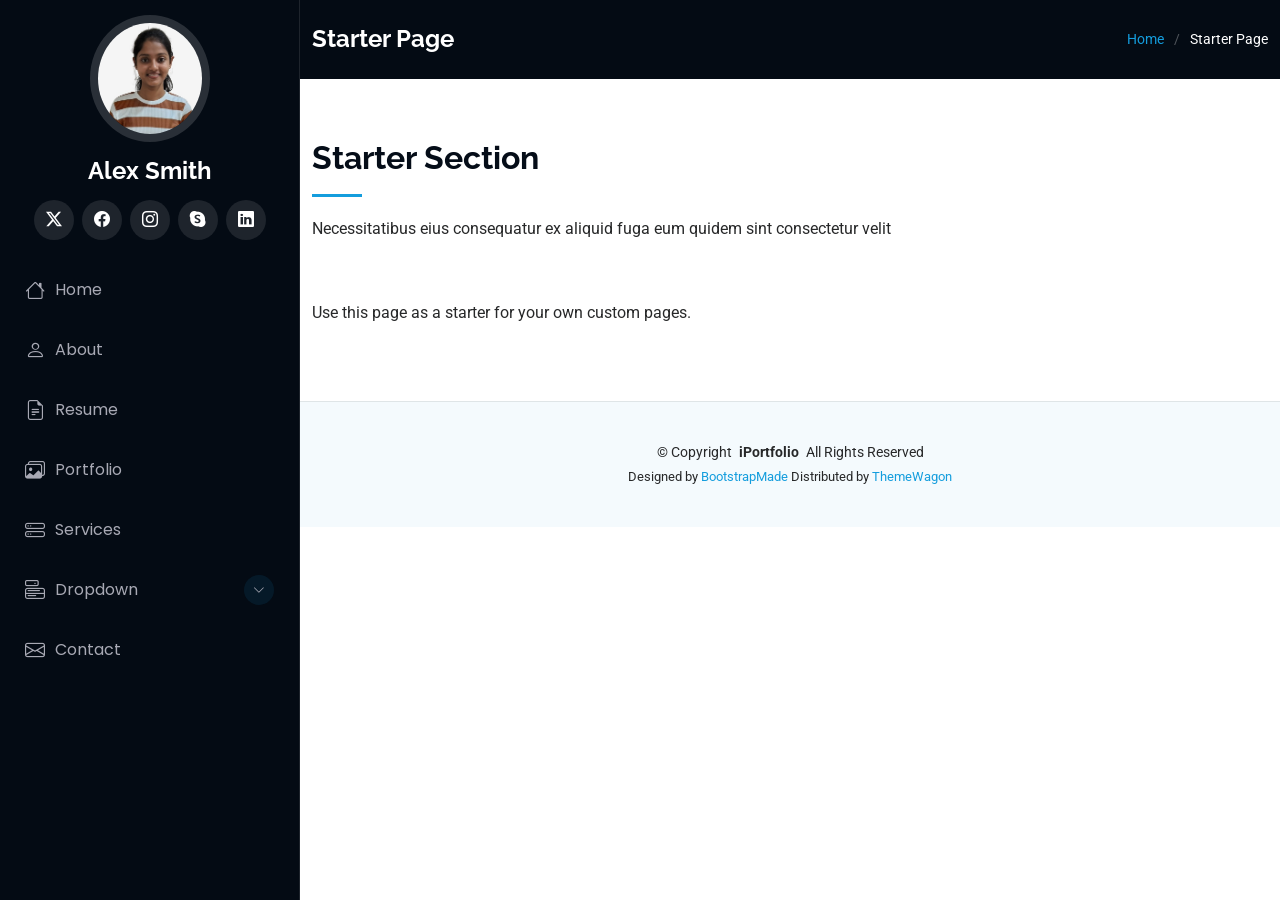
<file: starter-page.html>
<!DOCTYPE html>
<html lang="en">

<head>
  <meta charset="utf-8">
  <meta content="width=device-width, initial-scale=1.0" name="viewport">
  <title>Starter Page - iPortfolio Bootstrap Template</title>
  <meta content="" name="description">
  <meta content="" name="keywords">

  <!-- Favicons -->
  <link href="assets/img/favicon.png" rel="icon">
  <link href="assets/img/apple-touch-icon.png" rel="apple-touch-icon">

  <!-- Fonts -->
  <link href="https://fonts.googleapis.com" rel="preconnect">
  <link href="https://fonts.gstatic.com" rel="preconnect" crossorigin>
  <link href="https://fonts.googleapis.com/css2?family=Roboto:ital,wght@0,100;0,300;0,400;0,500;0,700;0,900;1,100;1,300;1,400;1,500;1,700;1,900&family=Poppins:ital,wght@0,100;0,200;0,300;0,400;0,500;0,600;0,700;0,800;0,900;1,100;1,200;1,300;1,400;1,500;1,600;1,700;1,800;1,900&family=Raleway:ital,wght@0,100;0,200;0,300;0,400;0,500;0,600;0,700;0,800;0,900;1,100;1,200;1,300;1,400;1,500;1,600;1,700;1,800;1,900&display=swap" rel="stylesheet">

  <!-- Vendor CSS Files -->
  <link href="assets/vendor/bootstrap/css/bootstrap.min.css" rel="stylesheet">
  <link href="assets/vendor/bootstrap-icons/bootstrap-icons.css" rel="stylesheet">
  <link href="assets/vendor/aos/aos.css" rel="stylesheet">
  <link href="assets/vendor/glightbox/css/glightbox.min.css" rel="stylesheet">
  <link href="assets/vendor/swiper/swiper-bundle.min.css" rel="stylesheet">

  <!-- Main CSS File -->
  <link href="assets/css/main.css" rel="stylesheet">

  <!-- =======================================================
  * Template Name: iPortfolio
  * Template URL: https://bootstrapmade.com/iportfolio-bootstrap-portfolio-websites-template/
  * Updated: Jun 29 2024 with Bootstrap v5.3.3
  * Author: BootstrapMade.com
  * License: https://bootstrapmade.com/license/
  ======================================================== -->
</head>

<body class="starter-page-page">

  <header id="header" class="header dark-background d-flex flex-column">
    <i class="header-toggle d-xl-none bi bi-list"></i>

    <div class="profile-img">
      <img src="assets/img/my-profile-img.jpg" alt="" class="img-fluid rounded-circle">
    </div>

    <a href="index.html" class="logo d-flex align-items-center justify-content-center">
      <!-- Uncomment the line below if you also wish to use an image logo -->
      <!-- <img src="assets/img/logo.png" alt=""> -->
      <h1 class="sitename">Alex Smith</h1>
    </a>

    <div class="social-links text-center">
      <a href="#" class="twitter"><i class="bi bi-twitter-x"></i></a>
      <a href="#" class="facebook"><i class="bi bi-facebook"></i></a>
      <a href="#" class="instagram"><i class="bi bi-instagram"></i></a>
      <a href="#" class="google-plus"><i class="bi bi-skype"></i></a>
      <a href="#" class="linkedin"><i class="bi bi-linkedin"></i></a>
    </div>

    <nav id="navmenu" class="navmenu">
      <ul>
        <li><a href="#hero"><i class="bi bi-house navicon"></i>Home</a></li>
        <li><a href="#about"><i class="bi bi-person navicon"></i> About</a></li>
        <li><a href="#resume"><i class="bi bi-file-earmark-text navicon"></i> Resume</a></li>
        <li><a href="#portfolio"><i class="bi bi-images navicon"></i> Portfolio</a></li>
        <li><a href="#services"><i class="bi bi-hdd-stack navicon"></i> Services</a></li>
        <li class="dropdown"><a href="#"><i class="bi bi-menu-button navicon"></i> <span>Dropdown</span> <i class="bi bi-chevron-down toggle-dropdown"></i></a>
          <ul>
            <li><a href="#">Dropdown 1</a></li>
            <li class="dropdown"><a href="#"><span>Deep Dropdown</span> <i class="bi bi-chevron-down toggle-dropdown"></i></a>
              <ul>
                <li><a href="#">Deep Dropdown 1</a></li>
                <li><a href="#">Deep Dropdown 2</a></li>
                <li><a href="#">Deep Dropdown 3</a></li>
                <li><a href="#">Deep Dropdown 4</a></li>
                <li><a href="#">Deep Dropdown 5</a></li>
              </ul>
            </li>
            <li><a href="#">Dropdown 2</a></li>
            <li><a href="#">Dropdown 3</a></li>
            <li><a href="#">Dropdown 4</a></li>
          </ul>
        </li>
        <li><a href="#contact"><i class="bi bi-envelope navicon"></i> Contact</a></li>
      </ul>
    </nav>

  </header>

  <main class="main">

    <!-- Page Title -->
    <div class="page-title dark-background">
      <div class="container d-lg-flex justify-content-between align-items-center">
        <h1 class="mb-2 mb-lg-0">Starter Page</h1>
        <nav class="breadcrumbs">
          <ol>
            <li><a href="index.html">Home</a></li>
            <li class="current">Starter Page</li>
          </ol>
        </nav>
      </div>
    </div><!-- End Page Title -->

    <!-- Starter Section Section -->
    <section id="starter-section" class="starter-section section">

      <!-- Section Title -->
      <div class="container section-title" data-aos="fade-up">
        <h2>Starter Section</h2>
        <p>Necessitatibus eius consequatur ex aliquid fuga eum quidem sint consectetur velit</p>
      </div><!-- End Section Title -->

      <div class="container" data-aos="fade-up">
        <p>Use this page as a starter for your own custom pages.</p>
      </div>

    </section><!-- /Starter Section Section -->

  </main>

  <footer id="footer" class="footer position-relative light-background">

    <div class="container">
      <div class="copyright text-center ">
        <p>© <span>Copyright</span> <strong class="px-1 sitename">iPortfolio</strong> <span>All Rights Reserved</span></p>
      </div>
      <div class="credits">
        <!-- All the links in the footer should remain intact. -->
        <!-- You can delete the links only if you've purchased the pro version. -->
        <!-- Licensing information: https://bootstrapmade.com/license/ -->
        <!-- Purchase the pro version with working PHP/AJAX contact form: [buy-url] -->
        Designed by <a href="https://bootstrapmade.com/">BootstrapMade</a> Distributed by <a href="https://themewagon.com">ThemeWagon</a>
      </div>
    </div>

  </footer>

  <!-- Scroll Top -->
  <a href="#" id="scroll-top" class="scroll-top d-flex align-items-center justify-content-center"><i class="bi bi-arrow-up-short"></i></a>

  <!-- Preloader -->
  <div id="preloader"></div>

  <!-- Vendor JS Files -->
  <script src="assets/vendor/bootstrap/js/bootstrap.bundle.min.js"></script>
  <script src="assets/vendor/php-email-form/validate.js"></script>
  <script src="assets/vendor/aos/aos.js"></script>
  <script src="assets/vendor/typed.js/typed.umd.js"></script>
  <script src="assets/vendor/purecounter/purecounter_vanilla.js"></script>
  <script src="assets/vendor/waypoints/noframework.waypoints.js"></script>
  <script src="assets/vendor/glightbox/js/glightbox.min.js"></script>
  <script src="assets/vendor/imagesloaded/imagesloaded.pkgd.min.js"></script>
  <script src="assets/vendor/isotope-layout/isotope.pkgd.min.js"></script>
  <script src="assets/vendor/swiper/swiper-bundle.min.js"></script>

  <!-- Main JS File -->
  <script src="assets/js/main.js"></script>

</body>

</html>
</file>
<file: assets/css/main.css>
/**
* Template Name: iPortfolio
* Template URL: https://bootstrapmade.com/iportfolio-bootstrap-portfolio-websites-template/
* Updated: Jun 29 2024 with Bootstrap v5.3.3
* Author: BootstrapMade.com
* License: https://bootstrapmade.com/license/
*/

/*--------------------------------------------------------------
# Font & Color Variables
# Help: https://bootstrapmade.com/color-system/
--------------------------------------------------------------*/
/* Fonts */
:root {
  --default-font: "Roboto",  system-ui, -apple-system, "Segoe UI", Roboto, "Helvetica Neue", Arial, "Noto Sans", "Liberation Sans", sans-serif, "Apple Color Emoji", "Segoe UI Emoji", "Segoe UI Symbol", "Noto Color Emoji";
  --heading-font: "Raleway",  sans-serif;
  --nav-font: "Poppins",  sans-serif;
}

/* Global Colors - The following color variables are used throughout the website. Updating them here will change the color scheme of the entire website */
:root { 
  --background-color: #ffffff; /* Background color for the entire website, including individual sections */
  --default-color: #272829; /* Default color used for the majority of the text content across the entire website */
  --heading-color: #050d18; /* Color for headings, subheadings and title throughout the website */
  --accent-color: #149ddd; /* Accent color that represents your brand on the website. It's used for buttons, links, and other elements that need to stand out */
  --surface-color: #ffffff; /* The surface color is used as a background of boxed elements within sections, such as cards, icon boxes, or other elements that require a visual separation from the global background. */
  --contrast-color: #ffffff; /* Contrast color for text, ensuring readability against backgrounds of accent, heading, or default colors. */
}

/* Nav Menu Colors - The following color variables are used specifically for the navigation menu. They are separate from the global colors to allow for more customization options */
:root {
  --nav-color: #a8a9b4;  /* The default color of the main navmenu links */
  --nav-hover-color: #ffffff; /* Applied to main navmenu links when they are hovered over or active */
  --nav-mobile-background-color: #040b14; /* Used as the background color for mobile navigation menu */
  --nav-dropdown-background-color: #040b14; /* Used as the background color for dropdown items that appear when hovering over primary navigation items */
  --nav-dropdown-color: #a8a9b4; /* Used for navigation links of the dropdown items in the navigation menu. */
  --nav-dropdown-hover-color: #ffffff; /* Similar to --nav-hover-color, this color is applied to dropdown navigation links when they are hovered over. */
}

/* Color Presets - These classes override global colors when applied to any section or element, providing reuse of the sam color scheme. */

.light-background {
  --background-color: #f4fafd;
  --surface-color: #ffffff;
}

.dark-background {
  --background-color: #040b14;
  --default-color: #ffffff;
  --heading-color: #ffffff;
  --surface-color: #151f2b;
  --contrast-color: #ffffff;
}

/* Smooth scroll */
:root {
  scroll-behavior: smooth;
}

/*--------------------------------------------------------------
# General Styling & Shared Classes
--------------------------------------------------------------*/
body {
  color: var(--default-color);
  background-color: var(--background-color);
  font-family: var(--default-font);
}

a {
  color: var(--accent-color);
  text-decoration: none;
  transition: 0.3s;
}

a:hover {
  color: color-mix(in srgb, var(--accent-color), transparent 25%);
  text-decoration: none;
}

h1,
h2,
h3,
h4,
h5,
h6 {
  color: var(--heading-color);
  font-family: var(--heading-font);
}

/* PHP Email Form Messages
------------------------------*/
.php-email-form .error-message {
  display: none;
  background: #df1529;
  color: #ffffff;
  text-align: left;
  padding: 15px;
  margin-bottom: 24px;
  font-weight: 600;
}

.php-email-form .sent-message {
  display: none;
  color: #ffffff;
  background: #059652;
  text-align: center;
  padding: 15px;
  margin-bottom: 24px;
  font-weight: 600;
}

.php-email-form .loading {
  display: none;
  background: var(--surface-color);
  text-align: center;
  padding: 15px;
  margin-bottom: 24px;
}

.php-email-form .loading:before {
  content: "";
  display: inline-block;
  border-radius: 50%;
  width: 24px;
  height: 24px;
  margin: 0 10px -6px 0;
  border: 3px solid var(--accent-color);
  border-top-color: var(--surface-color);
  animation: php-email-form-loading 1s linear infinite;
}

@keyframes php-email-form-loading {
  0% {
    transform: rotate(0deg);
  }

  100% {
    transform: rotate(360deg);
  }
}

/*--------------------------------------------------------------
# Global Header
--------------------------------------------------------------*/
.header {
  color: var(--default-color);
  background-color: var(--background-color);
  position: fixed;
  top: 0;
  left: 0;
  bottom: 0;
  padding: 0 15px;
  width: 300px;
  transition: all ease-in-out 0.3s;
  overflow-y: auto;
  z-index: 997;
  border-right: 1px solid color-mix(in srgb, var(--default-color), transparent 90%);
}

.header .profile-img img {
  margin: 15px auto;
  display: block;
  width: 120px;
  border: 8px solid color-mix(in srgb, var(--default-color), transparent 85%);
}

.header .logo {
  line-height: 1;
  margin-bottom: 15px;
}

.header .logo img {
  max-height: 32px;
  margin-right: 8px;
}

.header .logo h1 {
  font-size: 24px;
  margin: 0;
  font-weight: 700;
  color: var(--heading-color);
}

.header .social-links {
  margin: 0 0 20px 0;
}

.header .social-links a {
  font-size: 16px;
  display: inline-flex;
  align-items: center;
  justify-content: center;
  background: color-mix(in srgb, var(--default-color), transparent 90%);
  color: var(--default-color);
  margin: 0 2px;
  border-radius: 50%;
  text-align: center;
  width: 40px;
  height: 40px;
  transition: 0.3s;
}

.header .social-links a:hover {
  color: var(--contrast-color);
  background: var(--accent-color);
}

@media (min-width: 1200px) {

  .header~main,
  .header~#footer {
    margin-left: 300px;
  }
}

@media (max-width: 1199px) {
  .header {
    left: -100%;
  }
}

.header.header-show {
  left: 0;
}

.header .header-toggle {
  color: var(--contrast-color);
  background-color: var(--accent-color);
  font-size: 22px;
  display: flex;
  align-items: center;
  justify-content: center;
  width: 40px;
  height: 40px;
  border-radius: 50%;
  cursor: pointer;
  position: fixed;
  top: 15px;
  right: 15px;
  z-index: 9999;
  transition: background-color 0.3s;
}

.header .header-toggle:hover {
  color: var(--contrast-color);
  background-color: color-mix(in srgb, var(--accent-color) 90%, white 15%);
}

/*--------------------------------------------------------------
# Navigation Menu
--------------------------------------------------------------*/
.mobile-nav-toggle {
  display: none;
}

.navmenu {
  padding: 0;
  z-index: 9997;
}

.navmenu ul {
  list-style: none;
  padding: 0 0 20px 0;
  margin: 0;
}

.navmenu a,
.navmenu a:focus {
  color: var(--nav-color);
  padding: 15px 10px;
  font-family: var(--nav-font);
  font-size: 16px;
  font-weight: 400;
  display: flex;
  align-items: center;
  white-space: nowrap;
  transition: 0.3s;
  width: 100%;
}

.navmenu a .navicon,
.navmenu a:focus .navicon {
  font-size: 20px;
  margin-right: 10px;
}

.navmenu a .toggle-dropdown,
.navmenu a:focus .toggle-dropdown {
  font-size: 12px;
  line-height: 0;
  margin-left: auto;
  width: 30px;
  height: 30px;
  display: flex;
  align-items: center;
  justify-content: center;
  border-radius: 50%;
  transition: 0.3s;
  flex-shrink: 0;
  background-color: color-mix(in srgb, var(--accent-color), transparent 90%);
}

.navmenu a .toggle-dropdown:hover,
.navmenu a:focus .toggle-dropdown:hover {
  background-color: var(--accent-color);
  color: var(--contrast-color);
}

.navmenu a:hover,
.navmenu .active,
.navmenu .active:focus {
  color: var(--nav-hover-color);
}

.navmenu a:hover .navicon,
.navmenu .active .navicon,
.navmenu .active:focus .navicon {
  color: var(--accent-color);
}

.navmenu .active .toggle-dropdown,
.navmenu .active:focus .toggle-dropdown {
  background-color: var(--accent-color);
  color: var(--contrast-color);
  transform: rotate(180deg);
}

.navmenu .dropdown {
  display: block;
}

.navmenu .dropdown a,
.navmenu .dropdown a:focus {
  color: --nav-dropdown-color;
}

.navmenu .dropdown a:hover,
.navmenu .dropdown .active,
.navmenu .dropdown .active:focus {
  color: var(--nav-dropdown-hover-color);
}

.navmenu .dropdown ul {
  position: static;
  display: none;
  z-index: 99;
  padding: 5px 10px;
  margin: 5px 10px;
  background-color: var(--nav-dropdown-background-color);
  border: 1px solid color-mix(in srgb, var(--default-color), transparent 90%);
  box-shadow: none;
  transition: all 0.5s ease-in-out;
}

.navmenu .dropdown ul ul {
  background-color: rgba(33, 37, 41, 0.1);
}

.navmenu .dropdown>.dropdown-active {
  display: block;
  background-color: rgba(33, 37, 41, 0.03);
}

/*--------------------------------------------------------------
# Global Footer
--------------------------------------------------------------*/
.footer {
  color: var(--default-color);
  background-color: var(--background-color);
  font-size: 14px;
  padding: 40px 0;
  position: relative;
  border-top: 1px solid color-mix(in srgb, var(--default-color), transparent 90%);
}

.footer .copyright p {
  margin-bottom: 0;
}

.footer .credits {
  margin-top: 4px;
  font-size: 13px;
  text-align: center;
}

/*--------------------------------------------------------------
# Preloader
--------------------------------------------------------------*/
#preloader {
  position: fixed;
  inset: 0;
  z-index: 999999;
  overflow: hidden;
  background: var(--background-color);
  transition: all 0.6s ease-out;
}

#preloader:before {
  content: "";
  position: fixed;
  top: calc(50% - 30px);
  left: calc(50% - 30px);
  border: 6px solid #ffffff;
  border-color: var(--accent-color) transparent var(--accent-color) transparent;
  border-radius: 50%;
  width: 60px;
  height: 60px;
  animation: animate-preloader 1.5s linear infinite;
}

@keyframes animate-preloader {
  0% {
    transform: rotate(0deg);
  }

  100% {
    transform: rotate(360deg);
  }
}

/*--------------------------------------------------------------
# Scroll Top Button
--------------------------------------------------------------*/
.scroll-top {
  position: fixed;
  visibility: hidden;
  opacity: 0;
  right: 15px;
  bottom: -15px;
  z-index: 99999;
  background-color: var(--accent-color);
  width: 44px;
  height: 44px;
  border-radius: 50px;
  transition: all 0.4s;
}

.scroll-top i {
  font-size: 24px;
  color: var(--contrast-color);
  line-height: 0;
}

.scroll-top:hover {
  background-color: color-mix(in srgb, var(--accent-color), transparent 20%);
  color: var(--contrast-color);
}

.scroll-top.active {
  visibility: visible;
  opacity: 1;
  bottom: 15px;
}

/*--------------------------------------------------------------
# Disable aos animation delay on mobile devices
--------------------------------------------------------------*/
@media screen and (max-width: 768px) {
  [data-aos-delay] {
    transition-delay: 0 !important;
  }
}

/*--------------------------------------------------------------
# Global Page Titles & Breadcrumbs
--------------------------------------------------------------*/
.page-title {
  color: var(--default-color);
  background-color: var(--background-color);
  padding: 25px 0;
  position: relative;
}

.page-title h1 {
  font-size: 24px;
  font-weight: 700;
}

.page-title .breadcrumbs ol {
  display: flex;
  flex-wrap: wrap;
  list-style: none;
  padding: 0;
  margin: 0;
  font-size: 14px;
  font-weight: 400;
}

.page-title .breadcrumbs ol li+li {
  padding-left: 10px;
}

.page-title .breadcrumbs ol li+li::before {
  content: "/";
  display: inline-block;
  padding-right: 10px;
  color: color-mix(in srgb, var(--default-color), transparent 70%);
}

/*--------------------------------------------------------------
# Global Sections
--------------------------------------------------------------*/
section,
.section {
  color: var(--default-color);
  background-color: var(--background-color);
  padding: 60px 0;
  overflow: clip;
}

/*--------------------------------------------------------------
# Global Section Titles
--------------------------------------------------------------*/
.section-title {
  padding-bottom: 60px;
  position: relative;
}

.section-title h2 {
  font-size: 32px;
  font-weight: 700;
  margin-bottom: 20px;
  padding-bottom: 20px;
  position: relative;
}

.section-title h2:after {
  content: "";
  position: absolute;
  display: block;
  width: 50px;
  height: 3px;
  background: var(--accent-color);
  left: 0;
  bottom: 0;
}

.section-title p {
  margin-bottom: 0;
}

/*--------------------------------------------------------------
# Hero Section
--------------------------------------------------------------*/
.hero {
  width: 100%;
  min-height: auto;
  position: relative;
  padding: 90px 0 70px 0;
  display: flex;
  align-items: center;
  justify-content: center;
}

.hero img {
  position: absolute;
  inset: 0;
  display: block;
  width: 100%;
  height: 100%;
  object-fit: cover;
  z-index: 1;
}

.hero:before {
  content: "";
  background: color-mix(in srgb, var(--background-color), transparent 70%);
  position: absolute;
  inset: 0;
  z-index: 2;
}

.hero .container {
  position: relative;
  z-index: 3;
}

.hero h2 {
  margin: 0;
  font-size: 64px;
  font-weight: 700;
}

.hero p {
  margin: 5px 0 0 0;
  font-size: 26px;
}

.hero p span {
  letter-spacing: 1px;
  border-bottom: 2px solid var(--accent-color);
}


.hero p.hero-intro {
  font-size: 18px;
  max-width: 520px;
  margin-top: 18px;
  color: color-mix(in srgb, var(--default-color), transparent 20%);
}

.hero .hero-actions {
  margin-top: 28px;
  display: flex;
  flex-wrap: wrap;
  gap: 12px;
}

.hero .btn-hero {
  display: inline-block;
  padding: 10px 26px;
  border-radius: 50px;
  font-weight: 600;
  background: var(--accent-color);
  border: 2px solid var(--accent-color);
  color: var(--contrast-color);
  transition: 0.3s;
}

.hero .btn-hero:hover {
  background: color-mix(in srgb, var(--accent-color), transparent 20%);
}

.hero .btn-hero-outline {
  background: transparent;
  color: var(--default-color);
}

.hero .btn-hero-outline:hover {
  background: var(--accent-color);
  color: var(--contrast-color);
}

.hero .social-links {
  margin-top: 25px;
}

.hero .social-links a {
  font-size: 24px;
  display: inline-block;
  color: color-mix(in srgb, var(--default-color), transparent 50%);
  line-height: 1;
  margin-right: 20px;
  transition: 0.3s;
}

.hero .social-links a:hover {
  color: var(--accent-color);
}

@media (max-width: 768px) {
  .hero h2 {
    font-size: 32px;
  }

  .hero p {
    font-size: 20px;
  }
}

/*--------------------------------------------------------------
# About Section
--------------------------------------------------------------*/
.about .content h2 {
  font-weight: 700;
  font-size: 24px;
}

.about .content ul {
  list-style: none;
  padding: 0;
}

.about .content ul li {
  margin-bottom: 20px;
  display: flex;
  align-items: center;
}

.about .content ul strong {
  margin-right: 10px;
}

.about .content ul i {
  font-size: 16px;
  margin-right: 5px;
  color: var(--accent-color);
  line-height: 0;
}

/*--------------------------------------------------------------
# Stats Section
--------------------------------------------------------------*/
.stats .stats-item {
  padding: 30px;
  width: 100%;
}

.stats .stats-item i {
  color: var(--accent-color);
  display: block;
  font-size: 44px;
  float: left;
  line-height: 0;
}

.stats .stats-item .purecounter {
  color: var(--heading-color);
  font-size: 48px;
  line-height: 40px;
  display: block;
  font-weight: 700;
  margin-left: 60px;
}

.stats .stats-item p {
  color: color-mix(in srgb, var(--default-color), transparent 40%);
  padding: 15px 0 0 0;
  margin: 0 0 0 60px;
  font-family: var(--heading-font);
  font-size: 14px;
}

/*--------------------------------------------------------------
# Skills Section
--------------------------------------------------------------*/
.skills .skill-group {
  background: var(--surface-color);
  padding: 24px;
  border-radius: 8px;
  height: 100%;
  box-shadow: 0 4px 20px rgba(0, 0, 0, 0.06);
}

.skills .skill-group h4 {
  font-size: 18px;
  font-weight: 700;
  margin-bottom: 16px;
}

.skills .skill-group h4 i {
  color: var(--accent-color);
  margin-right: 8px;
}

.skills .skill-tags {
  display: flex;
  flex-wrap: wrap;
  gap: 10px;
}

.skills .skill-tags span {
  font-size: 14px;
  font-weight: 500;
  padding: 6px 14px;
  border-radius: 50px;
  background: color-mix(in srgb, var(--accent-color), transparent 90%);
  color: var(--heading-color);
  border: 1px solid color-mix(in srgb, var(--accent-color), transparent 75%);
}

.skills .progress {
  height: 60px;
  display: block;
  background: none;
  border-radius: 0;
}

.skills .progress .skill {
  color: var(--heading-color);
  padding: 0;
  margin: 0 0 6px 0;
  text-transform: uppercase;
  display: block;
  font-weight: 600;
  font-family: var(--heading-font);
}

.skills .progress .skill .val {
  float: right;
  font-style: normal;
}

.skills .progress-bar-wrap {
  background: color-mix(in srgb, var(--default-color), transparent 90%);
  height: 10px;
}

.skills .progress-bar {
  width: 1px;
  height: 10px;
  transition: 0.9s;
  background-color: var(--accent-color);
}

/*--------------------------------------------------------------
# Resume Section
--------------------------------------------------------------*/
.resume .resume-title {
  color: var(--heading-color);
  font-size: 26px;
  font-weight: 700;
  margin-top: 20px;
  margin-bottom: 20px;
}

.resume .resume-item {
  padding: 0 0 20px 20px;
  margin-top: -2px;
  border-left: 2px solid var(--accent-color);
  position: relative;
}

.resume .resume-item h4 {
  line-height: 18px;
  font-size: 18px;
  font-weight: 600;
  text-transform: uppercase;
  color: color-mix(in srgb, var(--default-color), transparent 20%);
  margin-bottom: 10px;
}

.resume .resume-item h5 {
  font-size: 16px;
  padding: 5px 15px;
  display: inline-block;
  font-weight: 600;
  margin-bottom: 10px;
}

.resume .resume-item ul {
  padding-left: 20px;
}

.resume .resume-item ul li {
  padding-bottom: 10px;
}

.resume .resume-item:last-child {
  padding-bottom: 0;
}

.resume .resume-item::before {
  content: "";
  position: absolute;
  width: 16px;
  height: 16px;
  border-radius: 50px;
  left: -9px;
  top: 0;
  background: var(--background-color);
  border: 2px solid var(--accent-color);
}

/*--------------------------------------------------------------
# Portfolio Section
--------------------------------------------------------------*/
.portfolio .portfolio-filters {
  padding: 0;
  margin: 0 auto 20px auto;
  list-style: none;
  text-align: center;
}

.portfolio .portfolio-filters li {
  cursor: pointer;
  display: inline-block;
  padding: 0;
  font-size: 14px;
  font-weight: 400;
  margin: 0 10px;
  line-height: 1;
  text-transform: uppercase;
  margin-bottom: 10px;
  transition: all 0.3s ease-in-out;
}

.portfolio .portfolio-filters li:hover,
.portfolio .portfolio-filters li.filter-active {
  color: var(--accent-color);
}

.portfolio .portfolio-filters li:first-child {
  margin-left: 0;
}

.portfolio .portfolio-filters li:last-child {
  margin-right: 0;
}

@media (max-width: 575px) {
  .portfolio .portfolio-filters li {
    font-size: 14px;
    margin: 0 5px;
  }
}

.portfolio .portfolio-content {
  position: relative;
  overflow: hidden;
}

.portfolio .project-card {
  background: var(--surface-color);
  padding: 24px;
  border-radius: 8px;
  box-shadow: 0 4px 20px rgba(0, 0, 0, 0.06);
}

.portfolio .project-card .portfolio-content {
  border-radius: 6px;
}

.portfolio .project-card h3 {
  font-size: 24px;
  font-weight: 700;
}

.portfolio .project-card .tech-tags {
  display: flex;
  flex-wrap: wrap;
  gap: 8px;
  margin: 16px 0;
}

.portfolio .project-card .tech-tags span {
  font-size: 13px;
  padding: 4px 12px;
  border-radius: 50px;
  background: color-mix(in srgb, var(--accent-color), transparent 88%);
  color: var(--accent-color);
  font-weight: 600;
}

.portfolio .project-card .project-links {
  display: flex;
  flex-wrap: wrap;
  gap: 20px;
}

.portfolio .project-card .project-links a {
  font-weight: 600;
}

.portfolio .project-card .project-links i {
  margin-right: 4px;
}

.portfolio .portfolio-content img {
  transition: 0.3s;
}

.portfolio .portfolio-content .portfolio-info {
  opacity: 0;
  position: absolute;
  inset: 0;
  z-index: 3;
  transition: all ease-in-out 0.3s;
  background: rgba(0, 0, 0, 0.6);
  padding: 15px;
}

.portfolio .portfolio-content .portfolio-info h4 {
  font-size: 14px;
  padding: 5px 10px;
  font-weight: 400;
  color: #ffffff;
  display: inline-block;
  background-color: var(--accent-color);
}

.portfolio .portfolio-content .portfolio-info p {
  position: absolute;
  bottom: 10px;
  text-align: center;
  display: inline-block;
  left: 0;
  right: 0;
  font-size: 16px;
  font-weight: 600;
  color: rgba(255, 255, 255, 0.8);
}

.portfolio .portfolio-content .portfolio-info .preview-link,
.portfolio .portfolio-content .portfolio-info .details-link {
  position: absolute;
  left: calc(50% - 40px);
  font-size: 26px;
  top: calc(50% - 14px);
  color: #fff;
  transition: 0.3s;
  line-height: 1.2;
}

.portfolio .portfolio-content .portfolio-info .preview-link:hover,
.portfolio .portfolio-content .portfolio-info .details-link:hover {
  color: var(--accent-color);
}

.portfolio .portfolio-content .portfolio-info .details-link {
  left: 50%;
  font-size: 34px;
  line-height: 0;
}

.portfolio .portfolio-content:hover .portfolio-info {
  opacity: 1;
}

.portfolio .portfolio-content:hover img {
  transform: scale(1.1);
}

/*--------------------------------------------------------------
# Services Section
--------------------------------------------------------------*/
.services .service-item {
  position: relative;
}

.services .service-item .icon {
  background: var(--accent-color);
  display: flex;
  align-items: center;
  justify-content: center;
  width: 54px;
  height: 54px;
  border-radius: 50%;
  transition: 0.5s;
  border: 1px solid var(--accent-color);
  margin-right: 20px;
}

.services .service-item .icon i {
  color: var(--contrast-color);
  font-size: 24px;
  line-height: 0;
}

.services .service-item:hover .icon {
  background: var(--surface-color);
}

.services .service-item:hover .icon i {
  color: var(--accent-color);
}

.services .service-item .title {
  font-weight: 700;
  margin-bottom: 15px;
  font-size: 18px;
}

.services .service-item .title a {
  color: var(--heading-color);
}

.services .service-item .title a:hover {
  color: var(--accent-color);
}

.services .service-item .description {
  line-height: 24px;
  font-size: 14px;
}

/*--------------------------------------------------------------
# Testimonials Section
--------------------------------------------------------------*/
.testimonials .testimonials-carousel,
.testimonials .testimonials-slider {
  overflow: hidden;
}

.testimonials .testimonial-item {
  box-sizing: content-box;
  text-align: center;
  min-height: 320px;
}

.testimonials .testimonial-item .testimonial-img {
  width: 90px;
  border-radius: 50%;
  margin: 0 auto;
}

.testimonials .testimonial-item h3 {
  font-size: 18px;
  font-weight: bold;
  margin: 10px 0 5px 0;
}

.testimonials .testimonial-item h4 {
  font-size: 14px;
  color: color-mix(in srgb, var(--default-color), transparent 20%);
  margin: 0;
}

.testimonials .testimonial-item .quote-icon-left,
.testimonials .testimonial-item .quote-icon-right {
  color: color-mix(in srgb, var(--accent-color), transparent 40%);
  font-size: 26px;
  line-height: 0;
}

.testimonials .testimonial-item .quote-icon-left {
  display: inline-block;
  left: -5px;
  position: relative;
}

.testimonials .testimonial-item .quote-icon-right {
  display: inline-block;
  right: -5px;
  position: relative;
  top: 10px;
  transform: scale(-1, -1);
}

.testimonials .testimonial-item p {
  font-style: italic;
  margin: 0 15px 15px 15px;
  padding: 20px;
  background-color: var(--surface-color);
  position: relative;
  margin-bottom: 35px;
  border-radius: 6px;
  box-shadow: 0px 2px 15px rgba(0, 0, 0, 0.1);
}

.testimonials .testimonial-item p::after {
  content: "";
  width: 0;
  height: 0;
  border-top: 20px solid var(--surface-color);
  border-right: 20px solid transparent;
  border-left: 20px solid transparent;
  position: absolute;
  bottom: -20px;
  left: calc(50% - 20px);
}

.testimonials .swiper-wrapper {
  height: auto;
}

.testimonials .swiper-pagination {
  margin-top: 40px;
  position: relative;
}

.testimonials .swiper-pagination .swiper-pagination-bullet {
  width: 12px;
  height: 12px;
  background-color: var(--background-color);
  opacity: 1;
  border: 1px solid var(--accent-color);
}

.testimonials .swiper-pagination .swiper-pagination-bullet-active {
  background-color: var(--accent-color);
}

/*--------------------------------------------------------------
# Contact Section
--------------------------------------------------------------*/
.contact .info-wrap {
  background-color: var(--surface-color);
  box-shadow: 0px 0px 20px rgba(0, 0, 0, 0.1);
  padding: 30px;
}

@media (max-width: 575px) {
  .contact .info-wrap {
    padding: 20px;
  }
}

.contact .info-item {
  margin-bottom: 28px;
}

.contact .info-item:last-child {
  margin-bottom: 0;
}

.contact .info-item i {
  font-size: 20px;
  color: var(--accent-color);
  background: color-mix(in srgb, var(--accent-color), transparent 92%);
  width: 44px;
  height: 44px;
  display: flex;
  justify-content: center;
  align-items: center;
  border-radius: 50px;
  transition: all 0.3s ease-in-out;
  margin-right: 15px;
}

.contact .info-item h3 {
  padding: 0;
  font-size: 18px;
  font-weight: 700;
  margin-bottom: 5px;
}

.contact .info-item p {
  padding: 0;
  margin-bottom: 0;
  font-size: 14px;
  overflow-wrap: anywhere;
}

.contact .info-item:hover i {
  background: var(--accent-color);
  color: var(--contrast-color);
}

.contact .php-email-form {
  background-color: var(--surface-color);
  height: 100%;
  padding: 30px;
  box-shadow: 0px 0px 20px rgba(0, 0, 0, 0.1);
}

@media (max-width: 575px) {
  .contact .php-email-form {
    padding: 20px;
  }
}

.contact .php-email-form input[type=text],
.contact .php-email-form input[type=email],
.contact .php-email-form textarea {
  font-size: 14px;
  padding: 10px 15px;
  box-shadow: none;
  border-radius: 0;
  color: var(--default-color);
  background-color: var(--surface-color);
  border-color: color-mix(in srgb, var(--default-color), transparent 80%);
}

.contact .php-email-form input[type=text]:focus,
.contact .php-email-form input[type=email]:focus,
.contact .php-email-form textarea:focus {
  border-color: var(--accent-color);
}

.contact .php-email-form input[type=text]::placeholder,
.contact .php-email-form input[type=email]::placeholder,
.contact .php-email-form textarea::placeholder {
  color: color-mix(in srgb, var(--default-color), transparent 70%);
}

.contact .php-email-form button[type=submit] {
  color: var(--contrast-color);
  background: var(--accent-color);
  border: 0;
  padding: 10px 30px;
  transition: 0.4s;
  border-radius: 50px;
}

.contact .php-email-form button[type=submit]:hover {
  background: color-mix(in srgb, var(--accent-color), transparent 25%);
}

/*--------------------------------------------------------------
# Portfolio Details Section
--------------------------------------------------------------*/
.portfolio-details .portfolio-details-slider img {
  width: 100%;
}

.portfolio-details .portfolio-details-slider .swiper-pagination {
  margin-top: 20px;
  position: relative;
}

.portfolio-details .portfolio-details-slider .swiper-pagination .swiper-pagination-bullet {
  width: 12px;
  height: 12px;
  background-color: color-mix(in srgb, var(--default-color), transparent 85%);
  opacity: 1;
}

.portfolio-details .portfolio-details-slider .swiper-pagination .swiper-pagination-bullet-active {
  background-color: var(--accent-color);
}

.portfolio-details .portfolio-info {
  padding: 30px;
  box-shadow: 0px 0 30px rgba(0, 0, 0, 0.1);
}

.portfolio-details .portfolio-info h3 {
  font-size: 22px;
  font-weight: 700;
  margin-bottom: 20px;
  padding-bottom: 20px;
  border-bottom: 1px solid color-mix(in srgb, var(--default-color), transparent 85%);
}

.portfolio-details .portfolio-info ul {
  list-style: none;
  padding: 0;
  font-size: 15px;
}

.portfolio-details .portfolio-info ul li+li {
  margin-top: 10px;
}

.portfolio-details .portfolio-description {
  padding-top: 30px;
}

.portfolio-details .portfolio-description h2 {
  font-size: 26px;
  font-weight: 700;
  margin-bottom: 20px;
}

.portfolio-details .portfolio-description p {
  padding: 0;
  color: color-mix(in srgb, var(--default-color), transparent 30%);
}

/*--------------------------------------------------------------
# Service Details Section
--------------------------------------------------------------*/
.service-details .services-list {
  padding: 10px 30px;
  border: 1px solid color-mix(in srgb, var(--default-color), transparent 90%);
  margin-bottom: 20px;
}

.service-details .services-list a {
  display: block;
  line-height: 1;
  padding: 8px 0 8px 15px;
  border-left: 3px solid color-mix(in srgb, var(--default-color), transparent 70%);
  margin: 20px 0;
  color: color-mix(in srgb, var(--default-color), transparent 20%);
  transition: 0.3s;
}

.service-details .services-list a.active {
  color: var(--heading-color);
  font-weight: 700;
  border-color: var(--accent-color);
}

.service-details .services-list a:hover {
  border-color: var(--accent-color);
}

.service-details .services-img {
  margin-bottom: 20px;
}

.service-details h3 {
  font-size: 26px;
  font-weight: 700;
}

.service-details h4 {
  font-size: 20px;
  font-weight: 700;
}

.service-details p {
  font-size: 15px;
}

.service-details ul {
  list-style: none;
  padding: 0;
  font-size: 15px;
}

.service-details ul li {
  padding: 5px 0;
  display: flex;
  align-items: center;
}

.service-details ul i {
  font-size: 20px;
  margin-right: 8px;
  color: var(--accent-color);
}

/*--------------------------------------------------------------
# Starter Section Section
--------------------------------------------------------------*/
.starter-section {
  /* Add your styles here */
}
</file>
